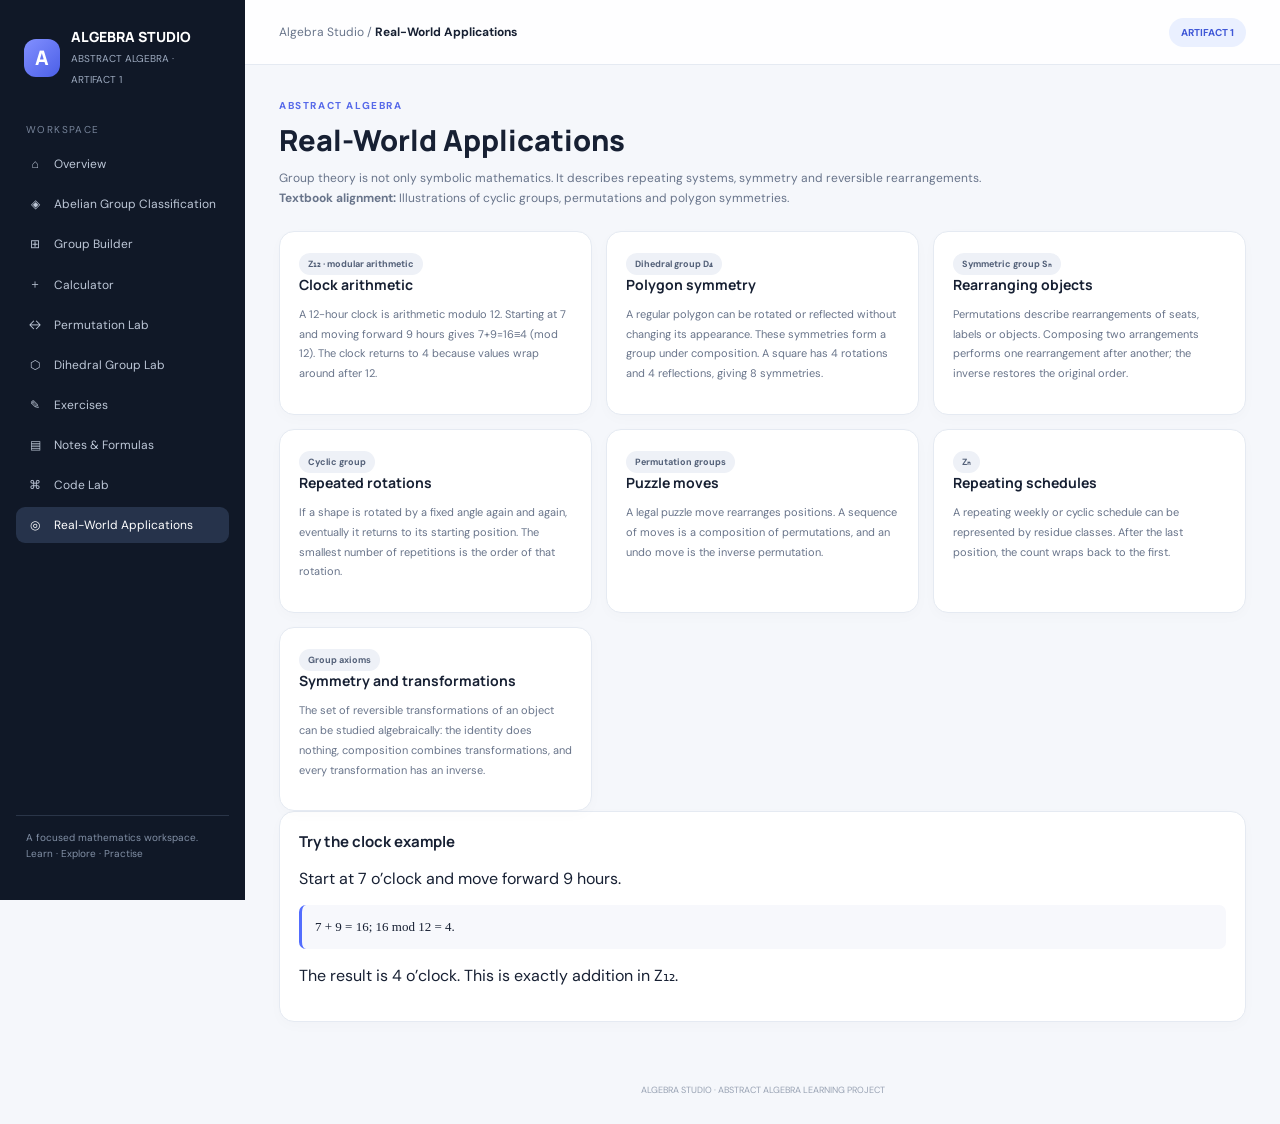
<file: applications.html>
<!doctype html>
<html lang="en"><head><meta charset="utf-8"><meta name="viewport" content="width=device-width,initial-scale=1"><meta name="theme-color" content="#101827"><title>Applications | Algebra Studio</title><link rel="stylesheet" href="styles.css"></head><body data-page="applications"><div id="app"></div><script src="app.js" defer></script></body></html>
</file>
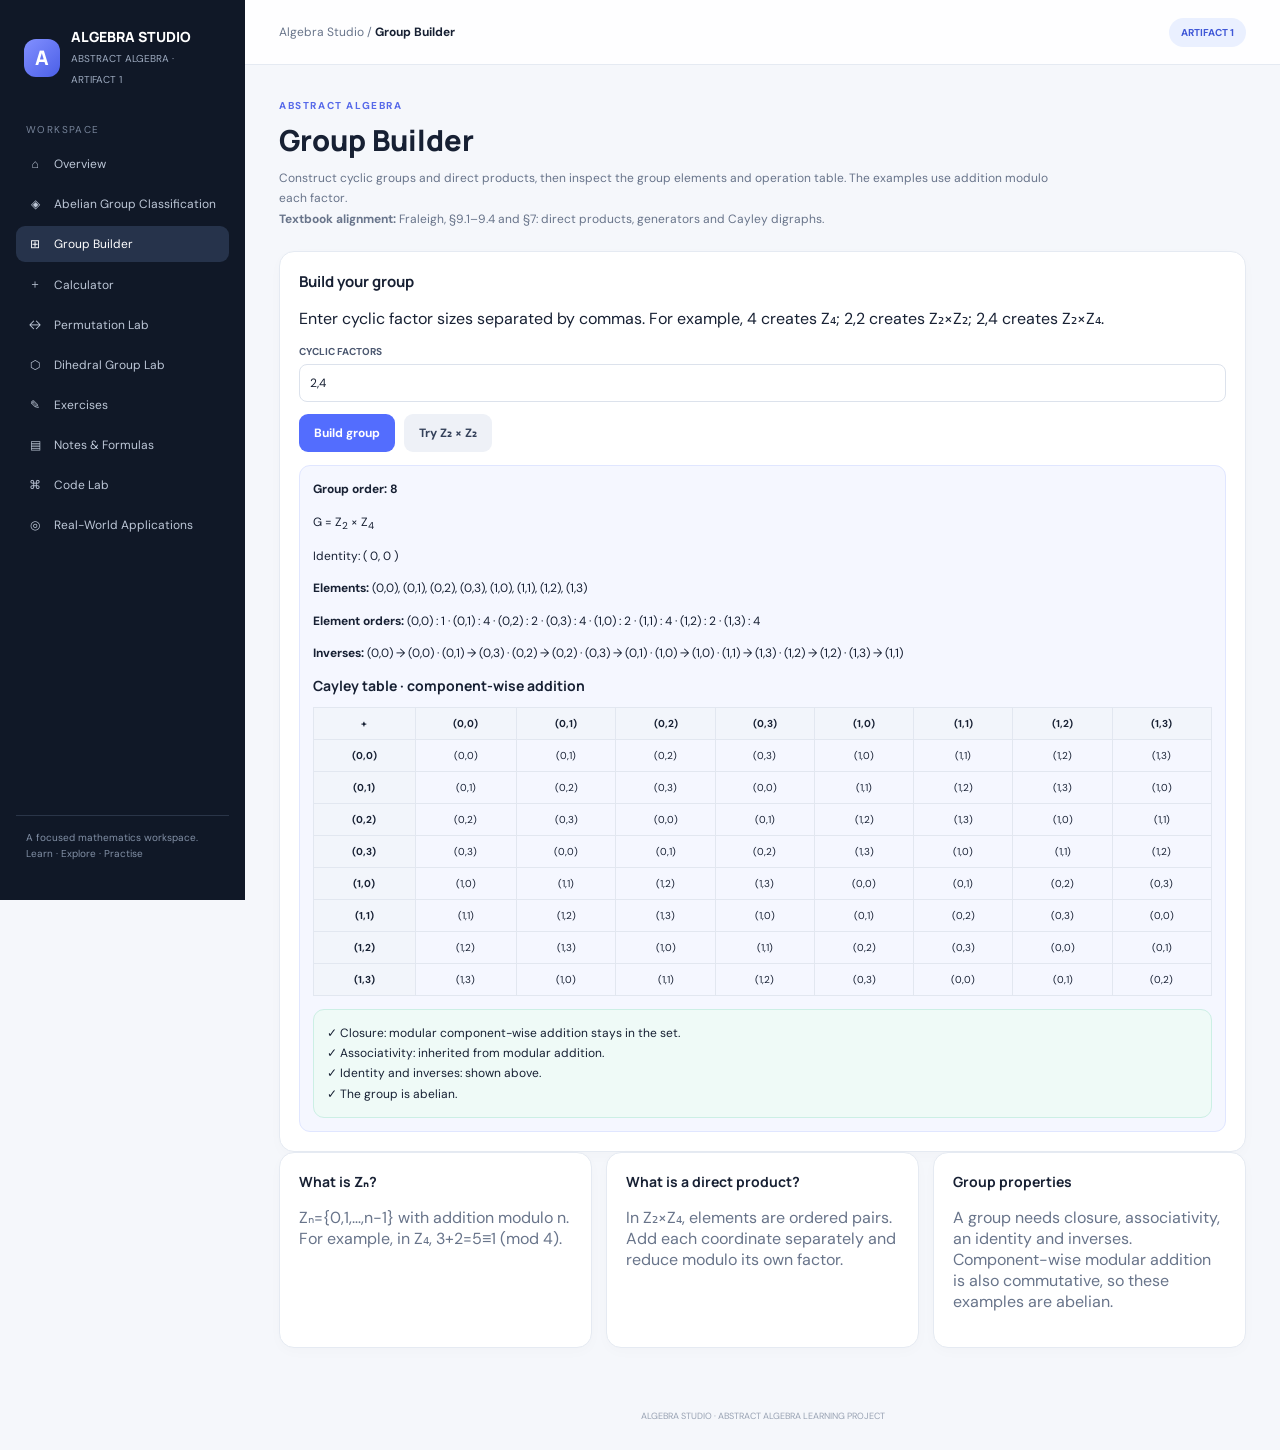
<file: builder.html>
<!doctype html>
<html lang="en"><head><meta charset="utf-8"><meta name="viewport" content="width=device-width,initial-scale=1"><meta name="theme-color" content="#101827"><title>Builder | Algebra Studio</title><link rel="stylesheet" href="styles.css"></head><body data-page="builder"><div id="app"></div><script src="app.js" defer></script></body></html>
</file>
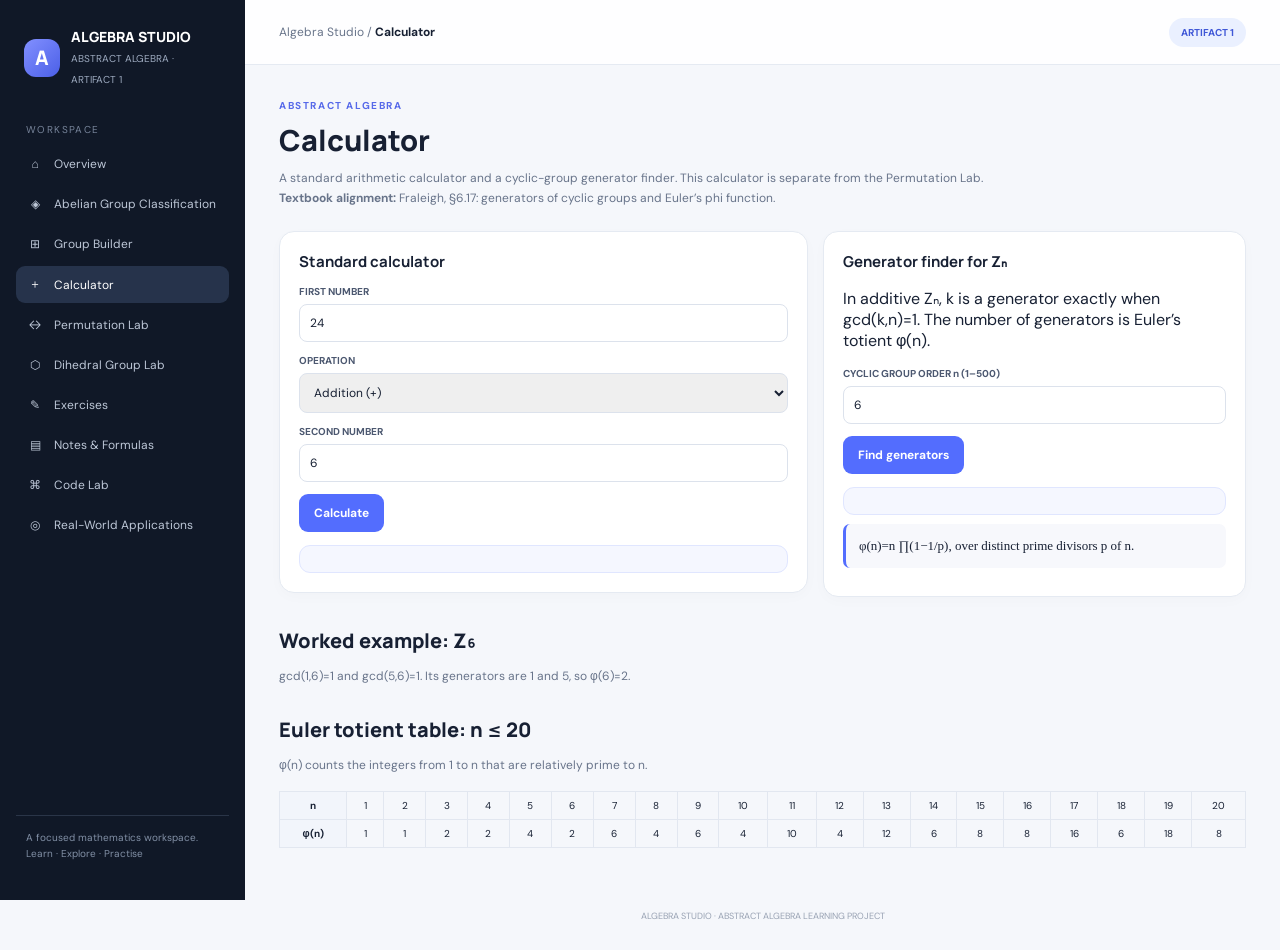
<file: calculator.html>
<!doctype html>
<html lang="en"><head><meta charset="utf-8"><meta name="viewport" content="width=device-width,initial-scale=1"><meta name="theme-color" content="#101827"><title>Calculator | Algebra Studio</title><link rel="stylesheet" href="styles.css"></head><body data-page="calculator"><div id="app"></div><script src="app.js" defer></script></body></html>
</file>
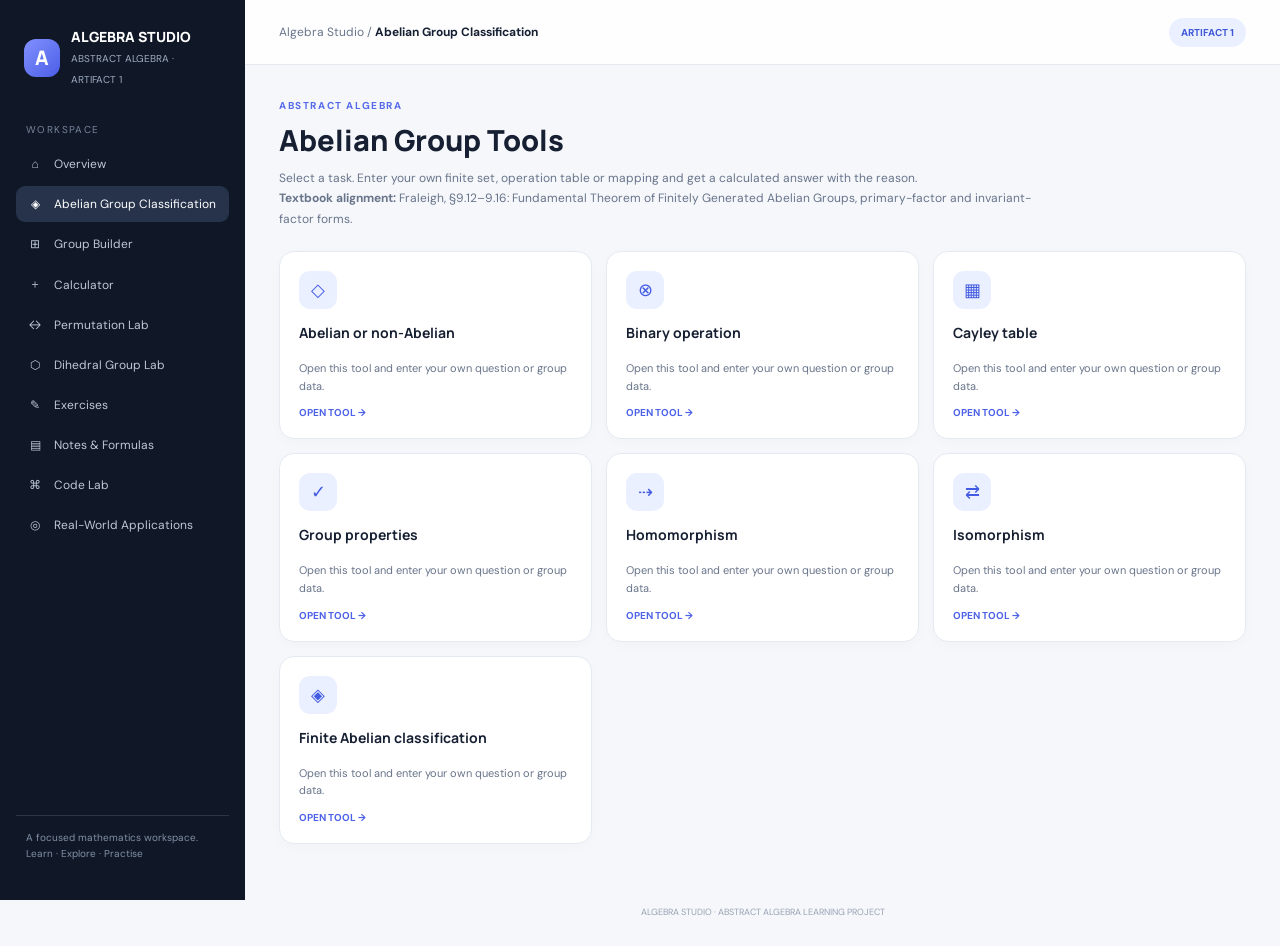
<file: classification.html>
<!doctype html>
<html lang="en"><head><meta charset="utf-8"><meta name="viewport" content="width=device-width,initial-scale=1"><meta name="theme-color" content="#101827"><title>Classification | Algebra Studio</title><link rel="stylesheet" href="styles.css?v=toolfix1"></head><body data-page="classification"><div id="app"></div><script src="app.js?v=toolfix1" defer></script></body></html>
</file>
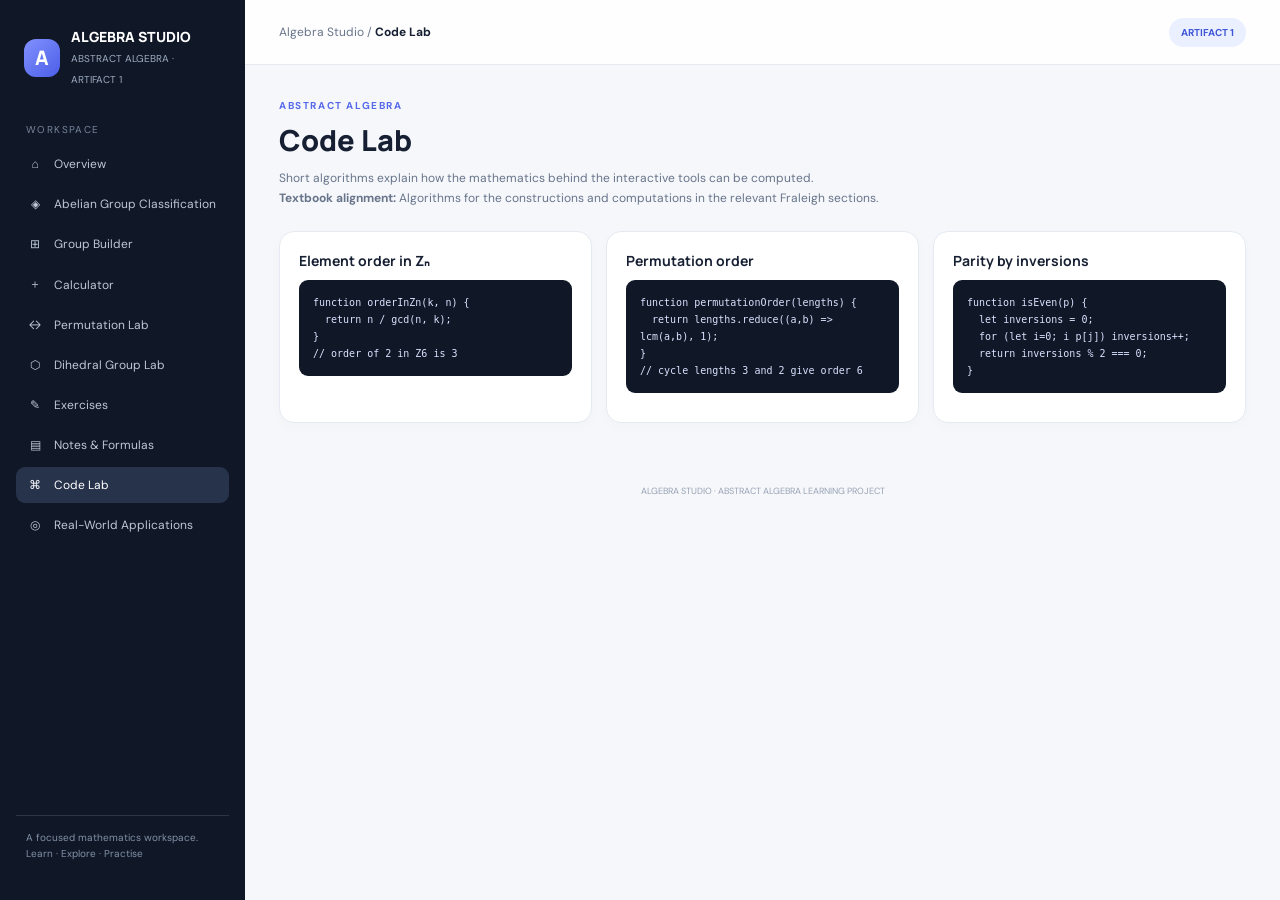
<file: code.html>
<!doctype html>
<html lang="en"><head><meta charset="utf-8"><meta name="viewport" content="width=device-width,initial-scale=1"><meta name="theme-color" content="#101827"><title>Code | Algebra Studio</title><link rel="stylesheet" href="styles.css"></head><body data-page="code"><div id="app"></div><script src="app.js" defer></script></body></html>
</file>
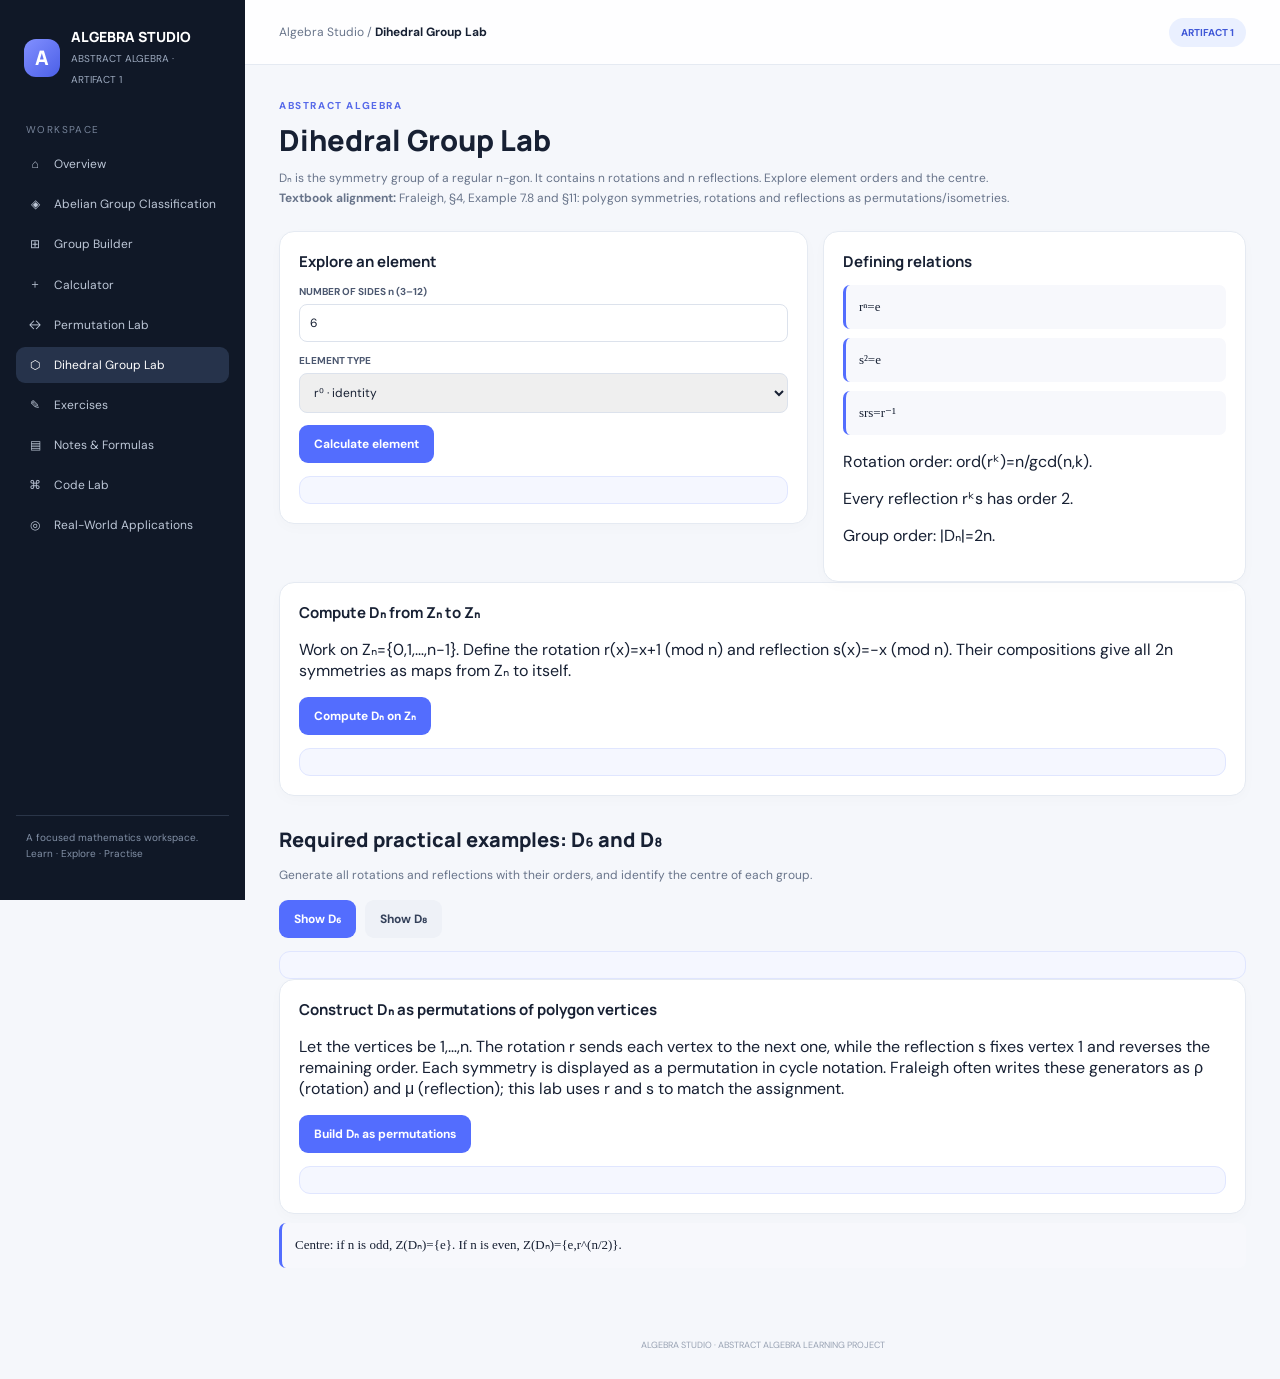
<file: d4-lab.html>
<!doctype html><html lang="en"><head><meta charset="utf-8"><meta name="viewport" content="width=device-width,initial-scale=1"><meta http-equiv="refresh" content="0;url=dihedral.html"><title>Moving to Algebra Studio</title><link rel="canonical" href="dihedral.html"></head><body><p>This section has moved to <a href="dihedral.html">Algebra Studio</a>.</p><script>location.replace("dihedral.html");</script></body></html>
</file>
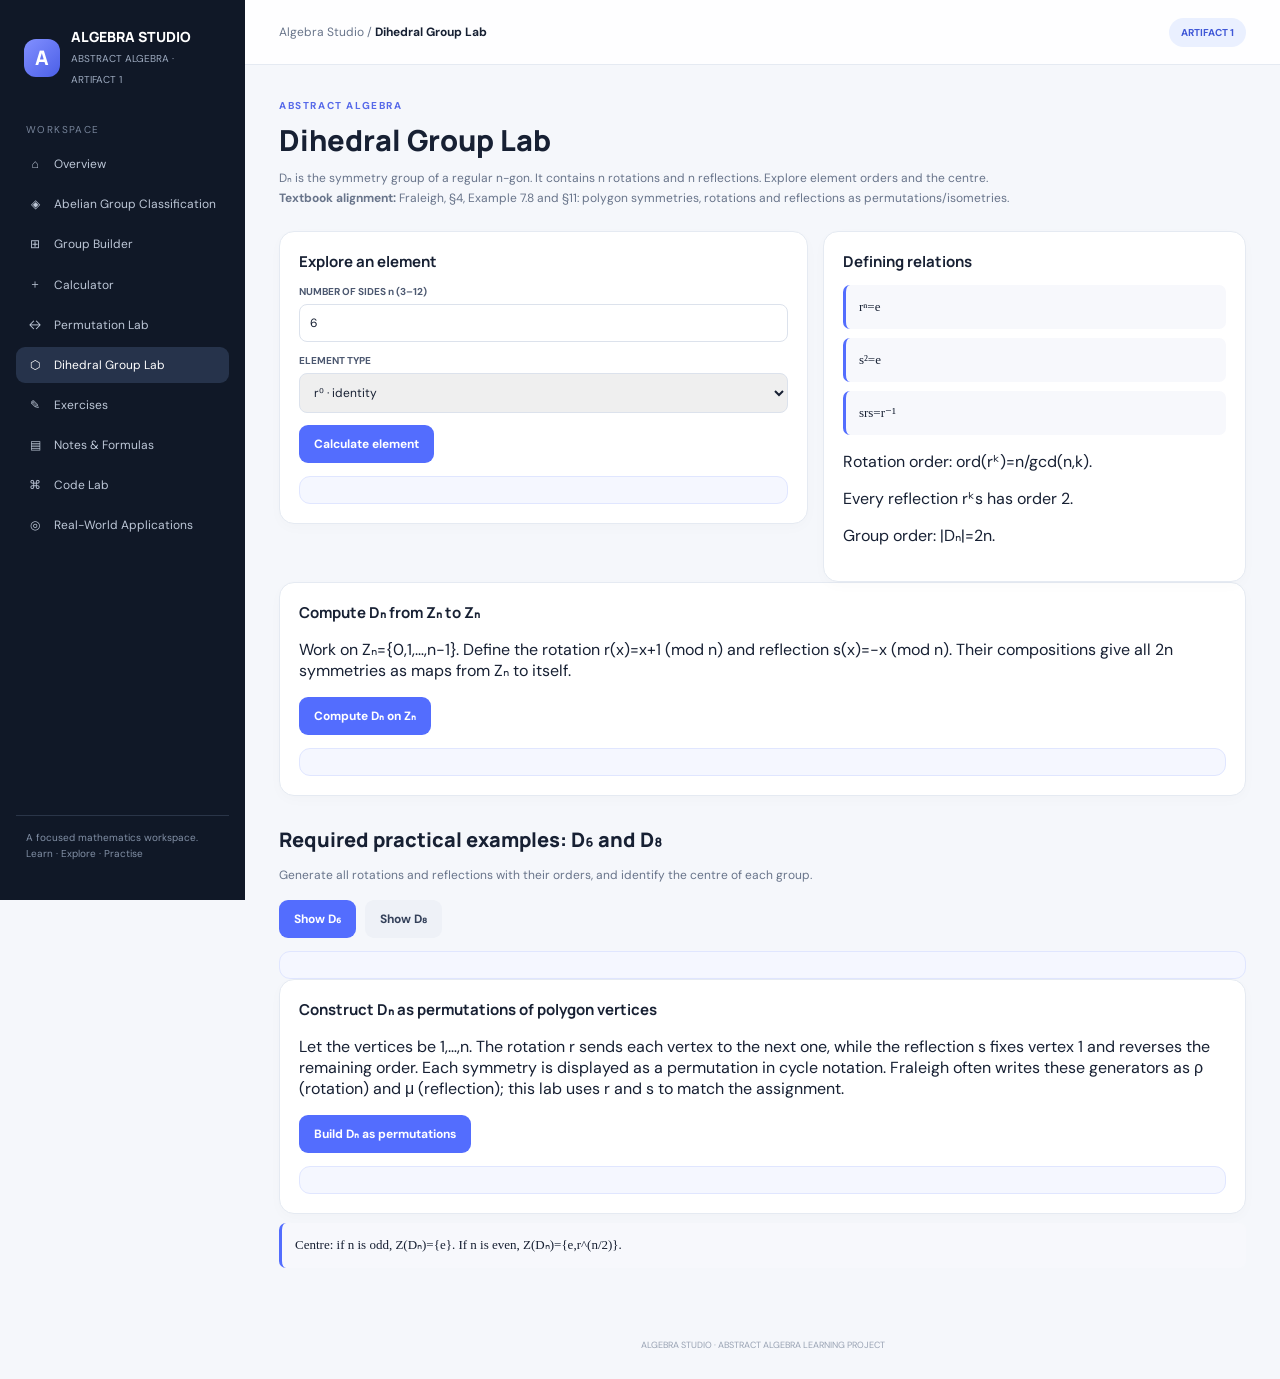
<file: dihedral.html>
<!doctype html>
<html lang="en"><head><meta charset="utf-8"><meta name="viewport" content="width=device-width,initial-scale=1"><meta name="theme-color" content="#101827"><title>Dihedral | Algebra Studio</title><link rel="stylesheet" href="styles.css"></head><body data-page="dihedral"><div id="app"></div><script src="app.js" defer></script></body></html>
</file>
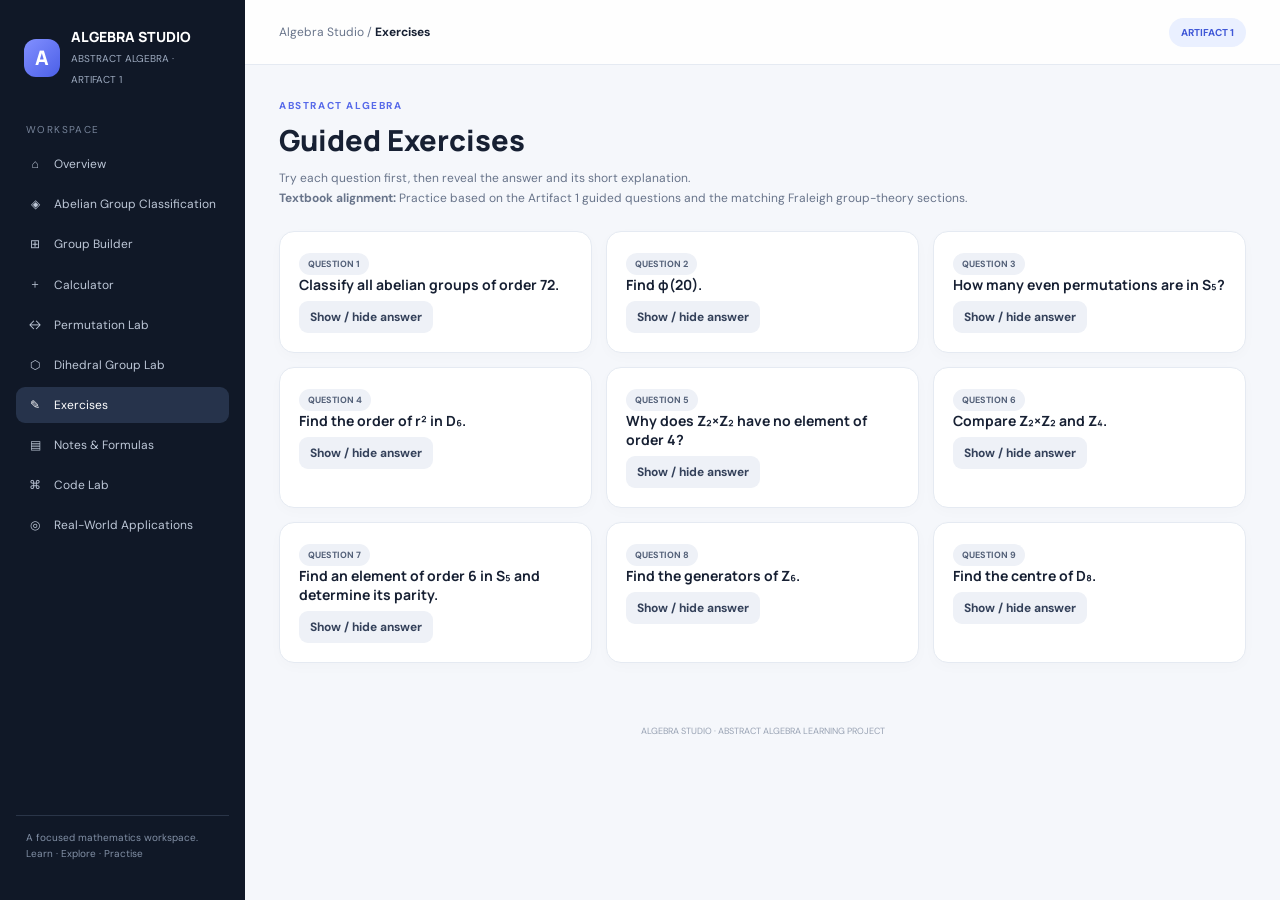
<file: exercises.html>
<!doctype html>
<html lang="en"><head><meta charset="utf-8"><meta name="viewport" content="width=device-width,initial-scale=1"><meta name="theme-color" content="#101827"><title>Exercises | Algebra Studio</title><link rel="stylesheet" href="styles.css"></head><body data-page="exercises"><div id="app"></div><script src="app.js" defer></script></body></html>
</file>
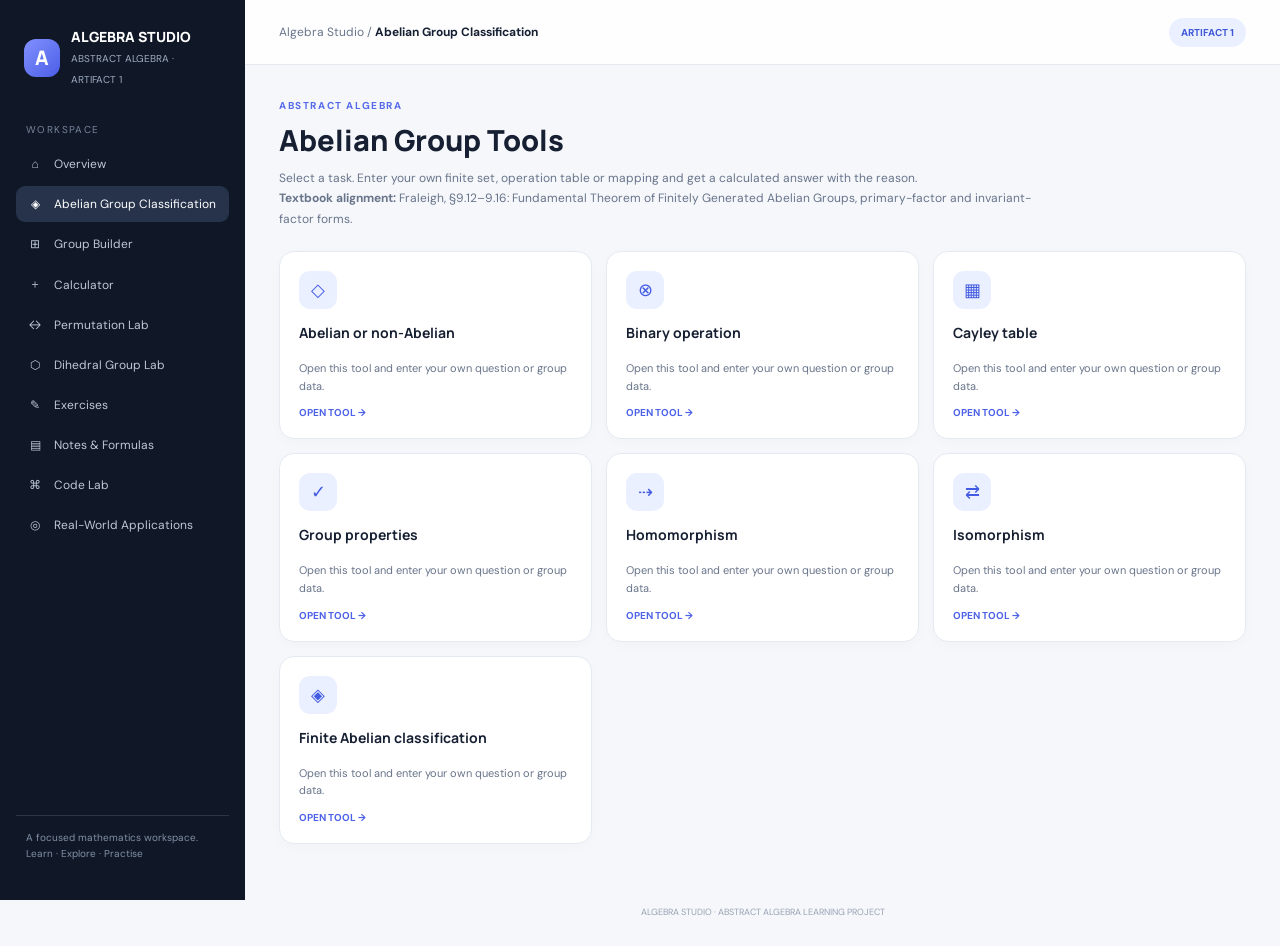
<file: finite-abelian.html>
<!doctype html><html lang="en"><head><meta charset="utf-8"><meta name="viewport" content="width=device-width,initial-scale=1"><meta http-equiv="refresh" content="0;url=classification.html"><title>Moving to Algebra Studio</title><link rel="canonical" href="classification.html"></head><body><p>This section has moved to <a href="classification.html">Algebra Studio</a>.</p><script>location.replace("classification.html");</script></body></html>
</file>
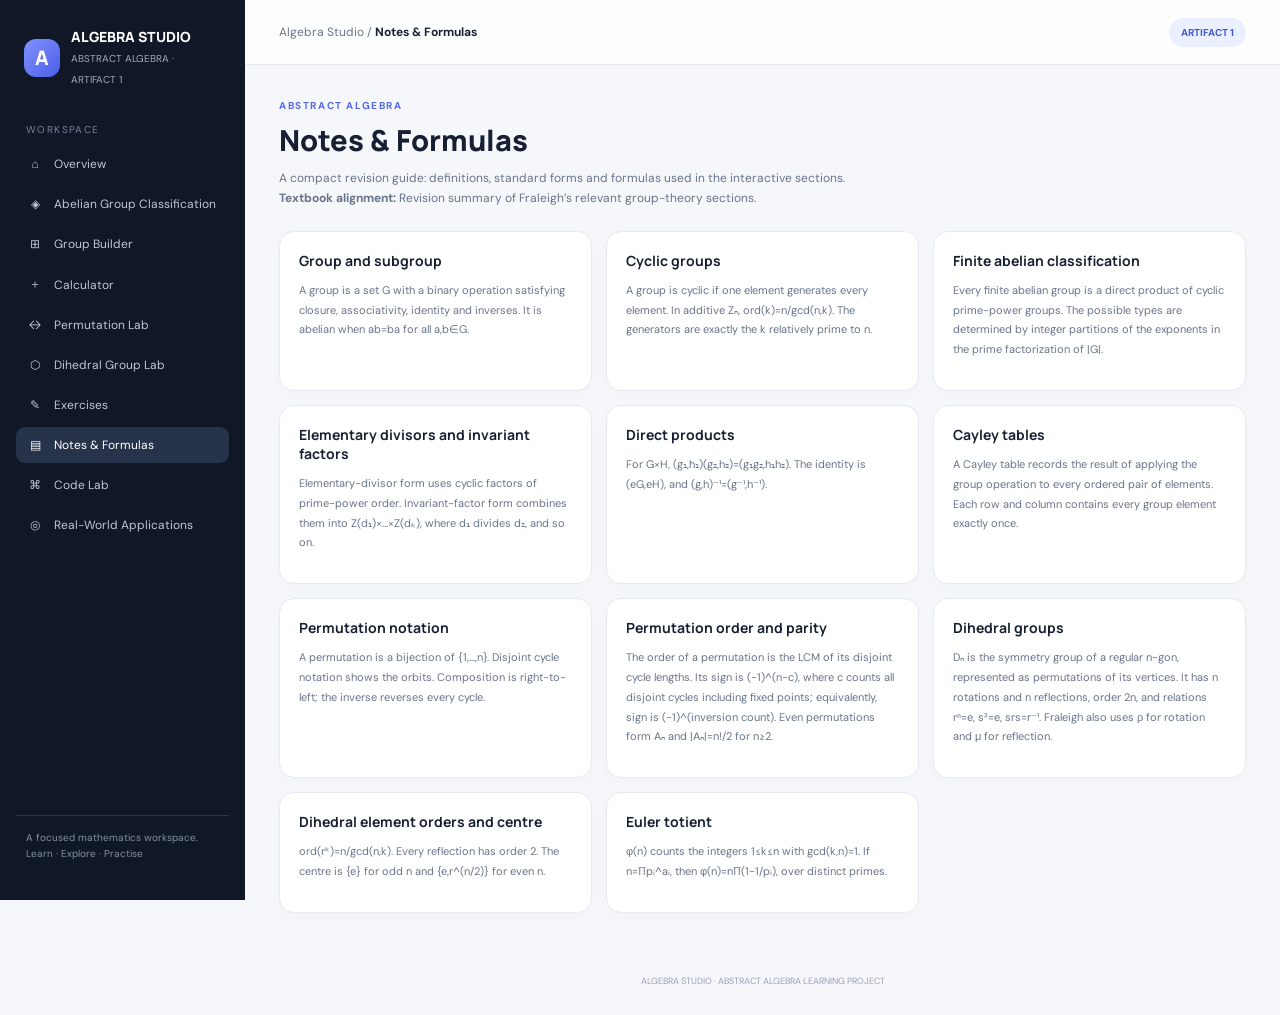
<file: notes.html>
<!doctype html>
<html lang="en"><head><meta charset="utf-8"><meta name="viewport" content="width=device-width,initial-scale=1"><meta name="theme-color" content="#101827"><title>Notes | Algebra Studio</title><link rel="stylesheet" href="styles.css"></head><body data-page="notes"><div id="app"></div><script src="app.js" defer></script></body></html>
</file>
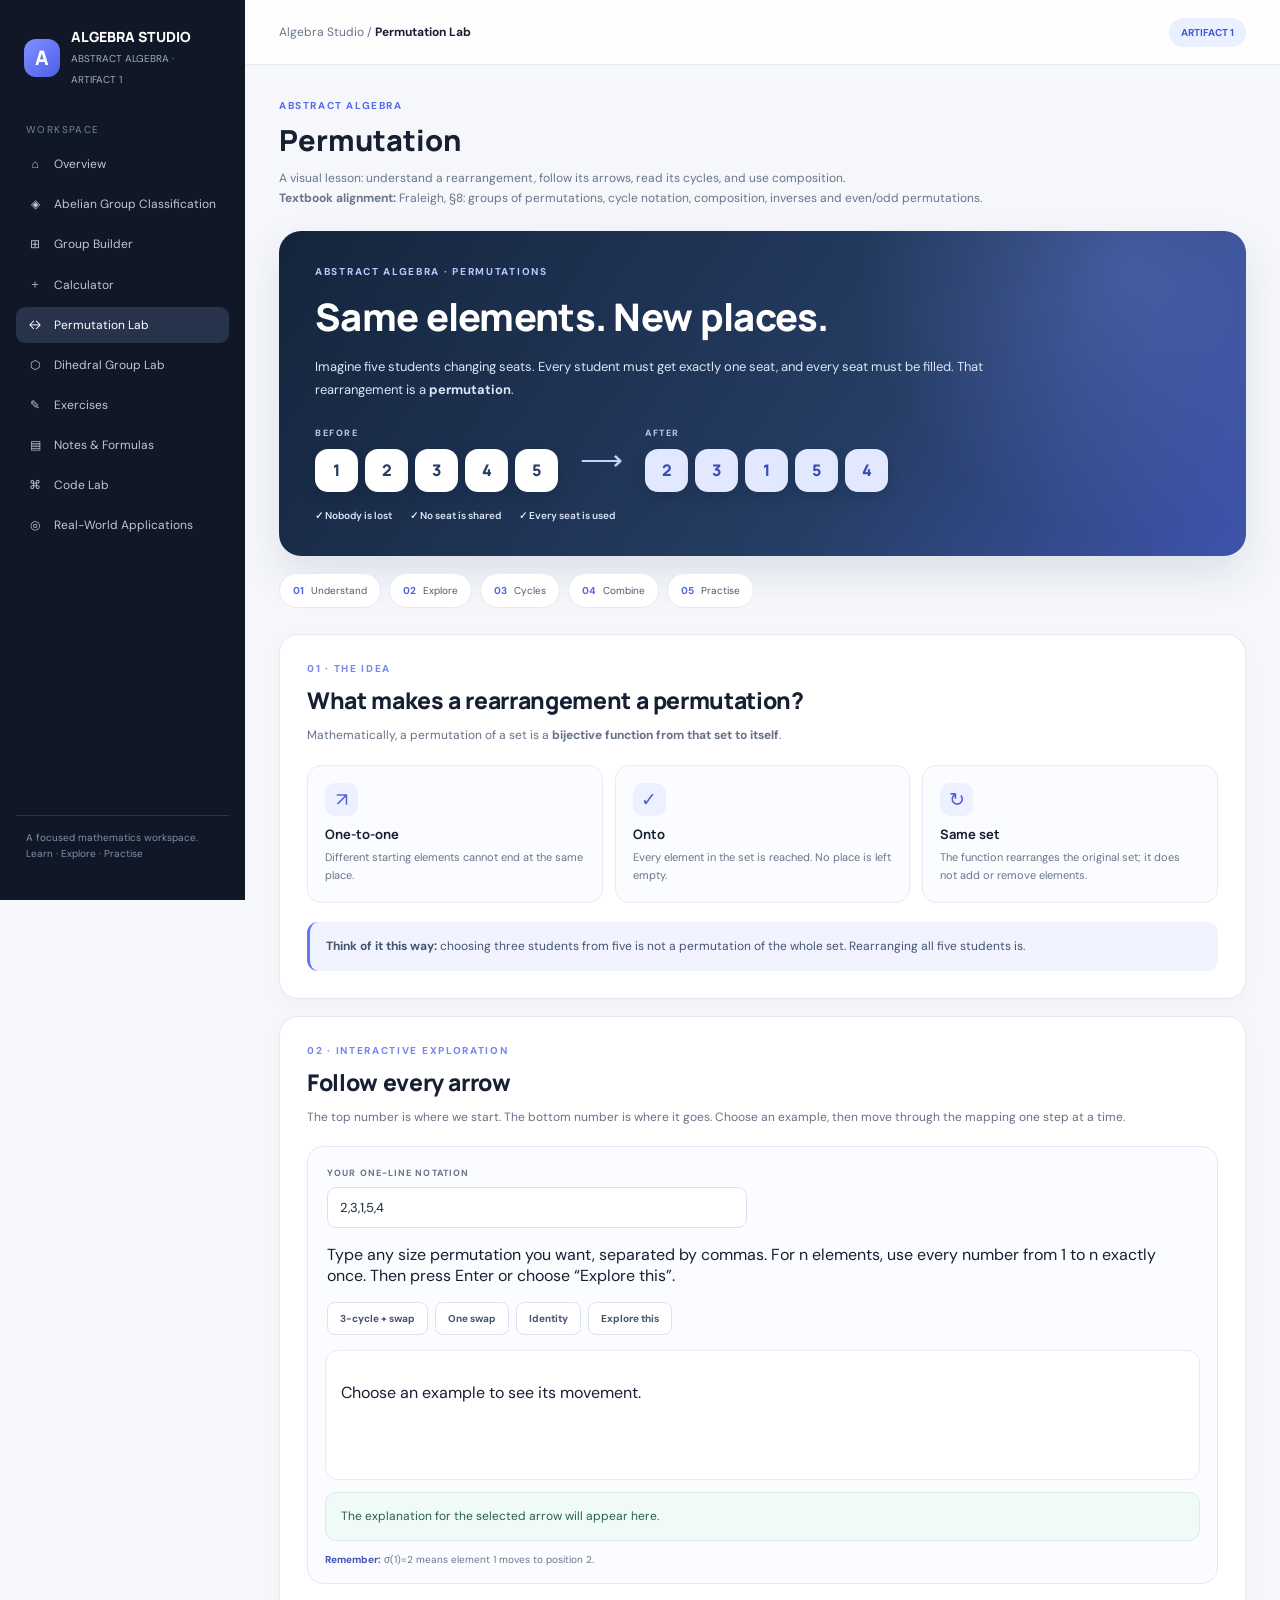
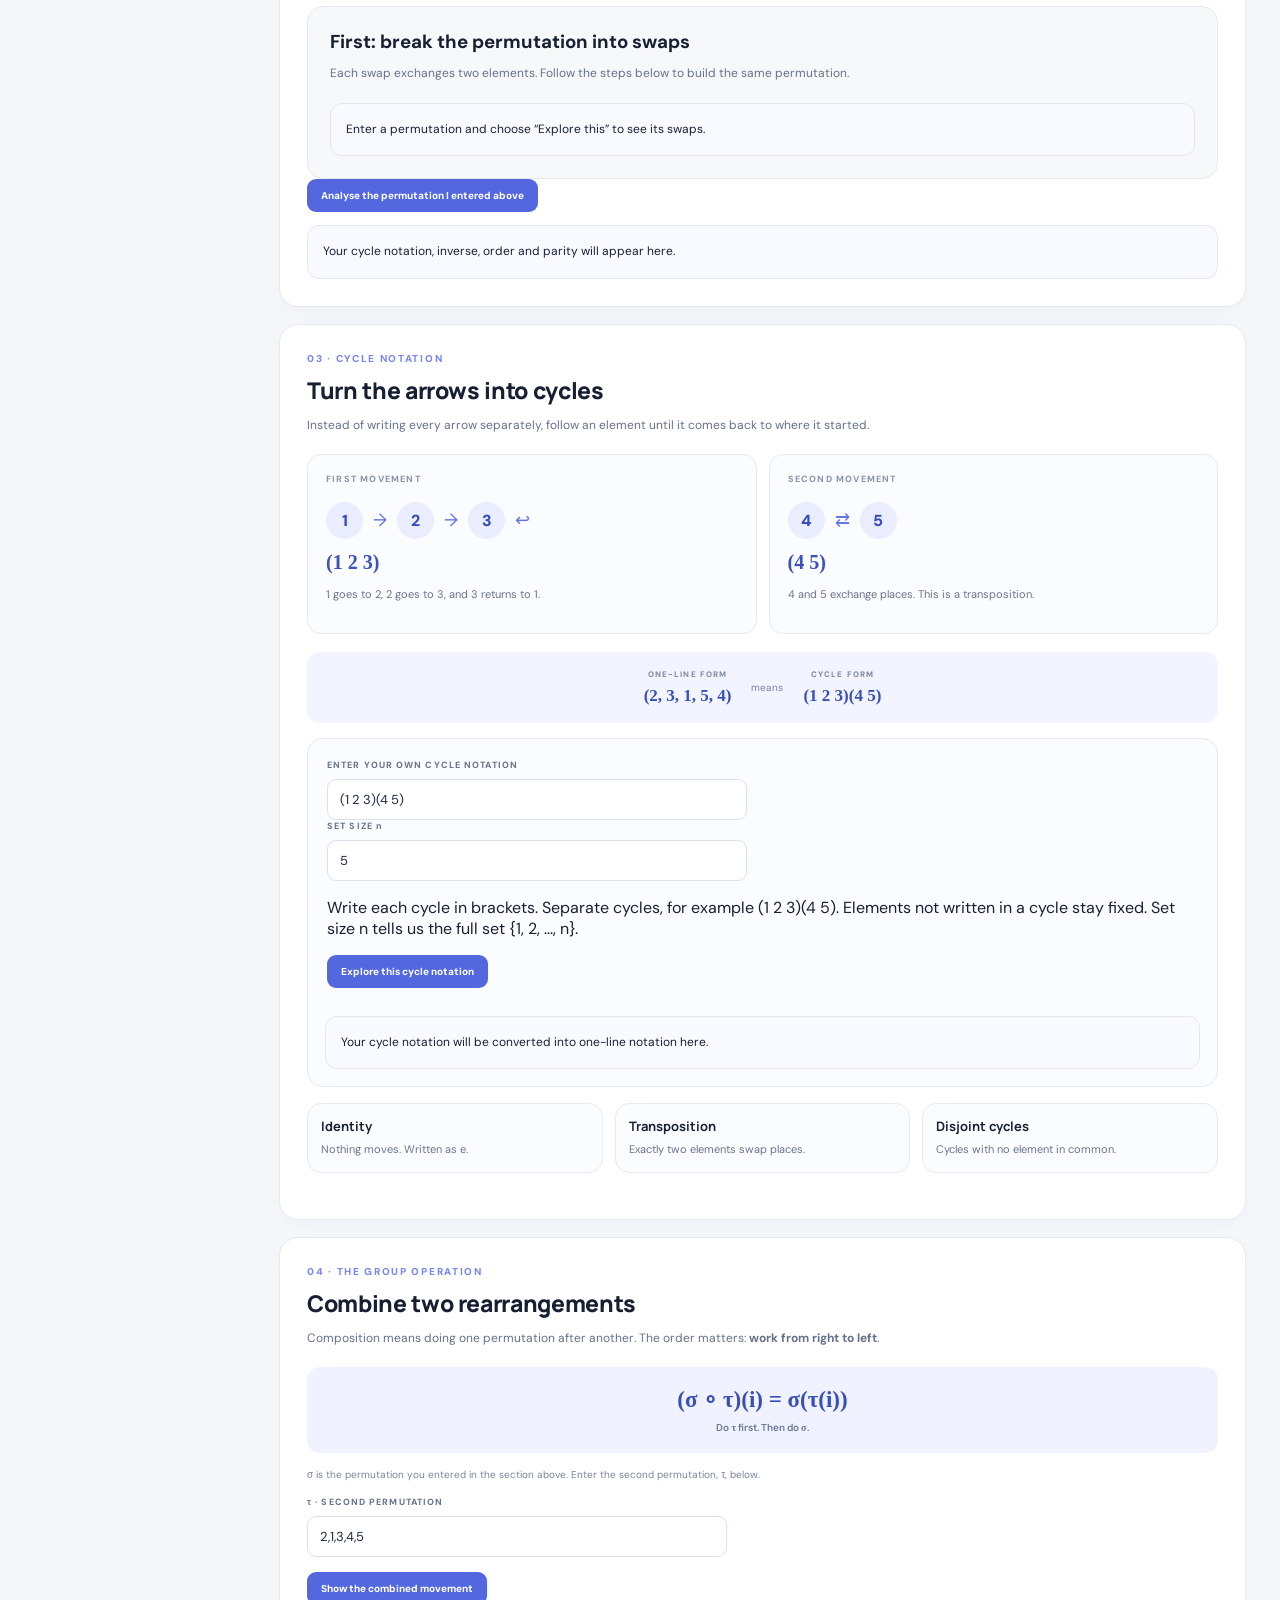
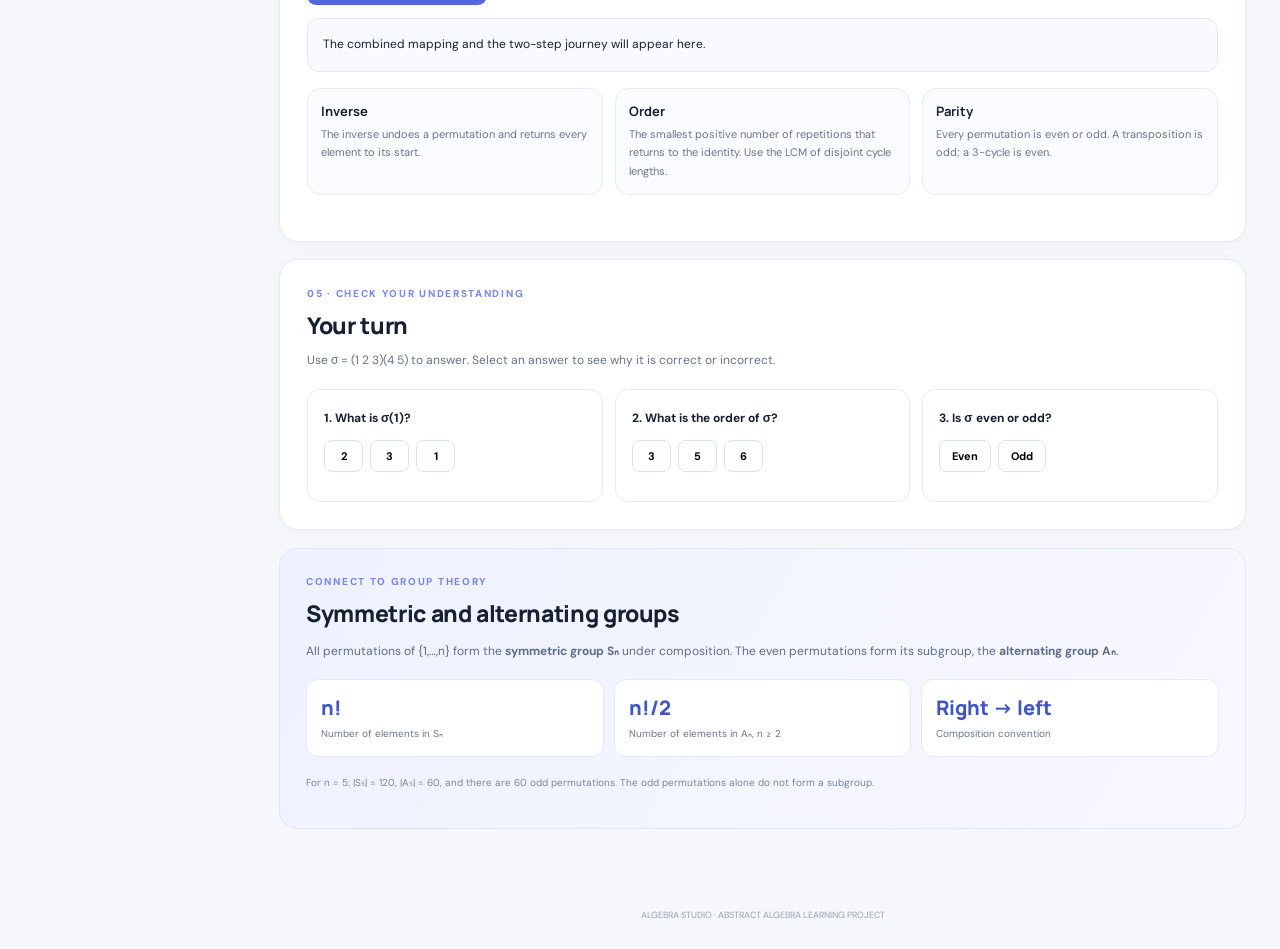
<file: permutation.html>
<!doctype html>
<html lang="en"><head><meta charset="utf-8"><meta name="viewport" content="width=device-width,initial-scale=1"><meta name="theme-color" content="#101827"><title>Permutation | Algebra Studio</title><link rel="stylesheet" href="styles.css"></head><body data-page="permutation"><div id="app"></div><script src="app.js" defer></script></body></html>
</file>
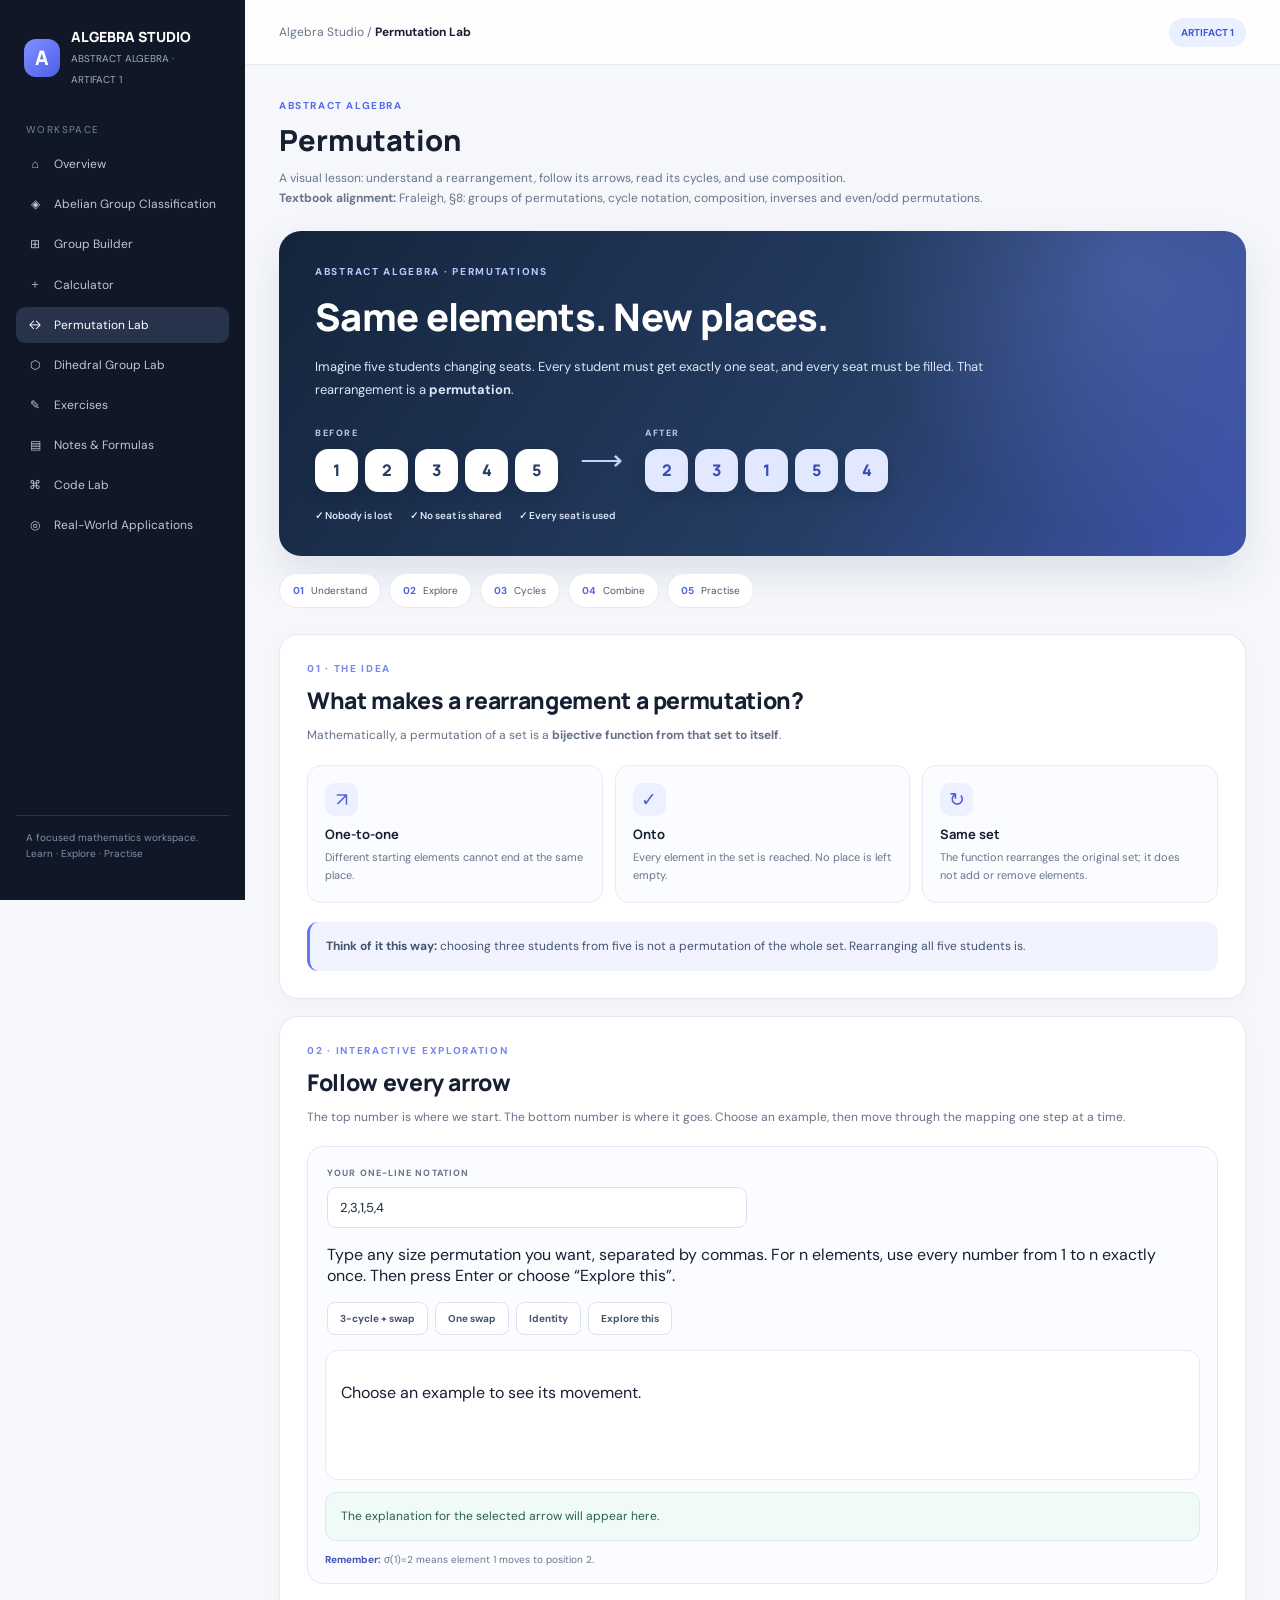
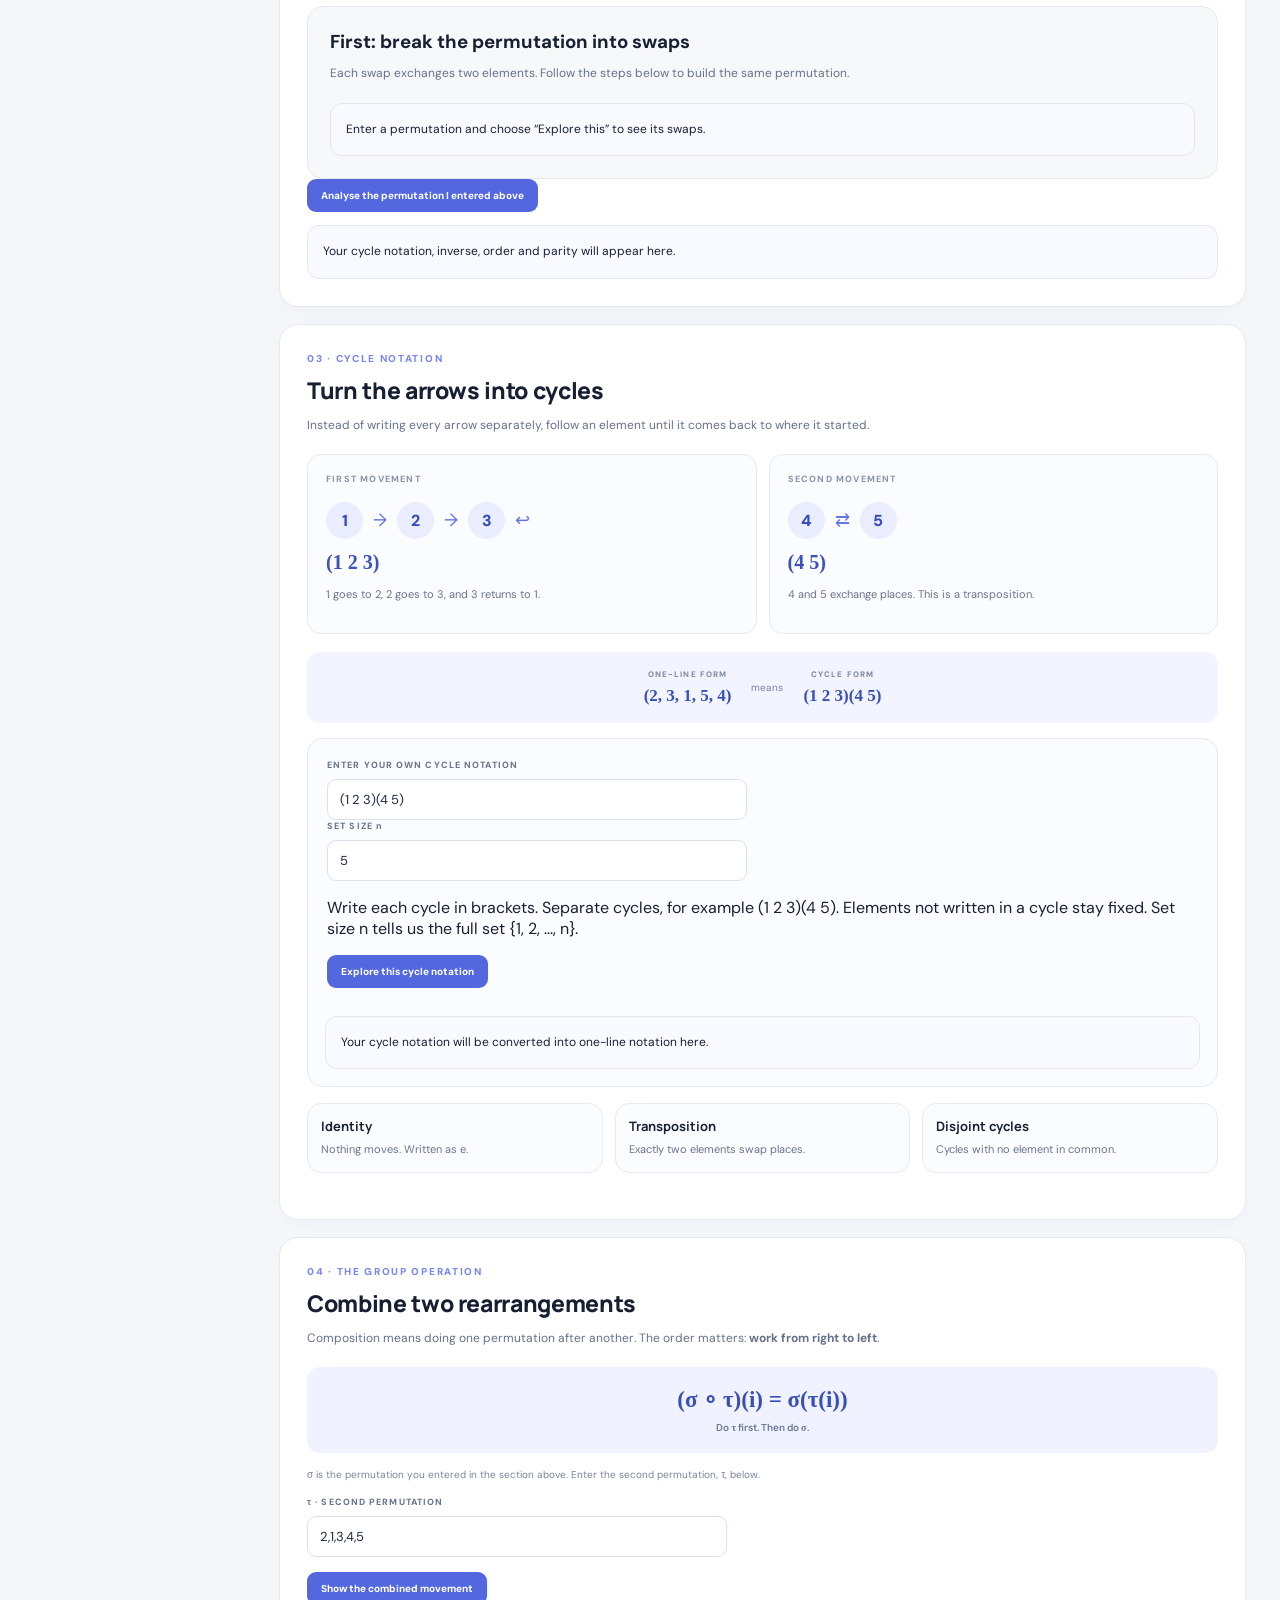
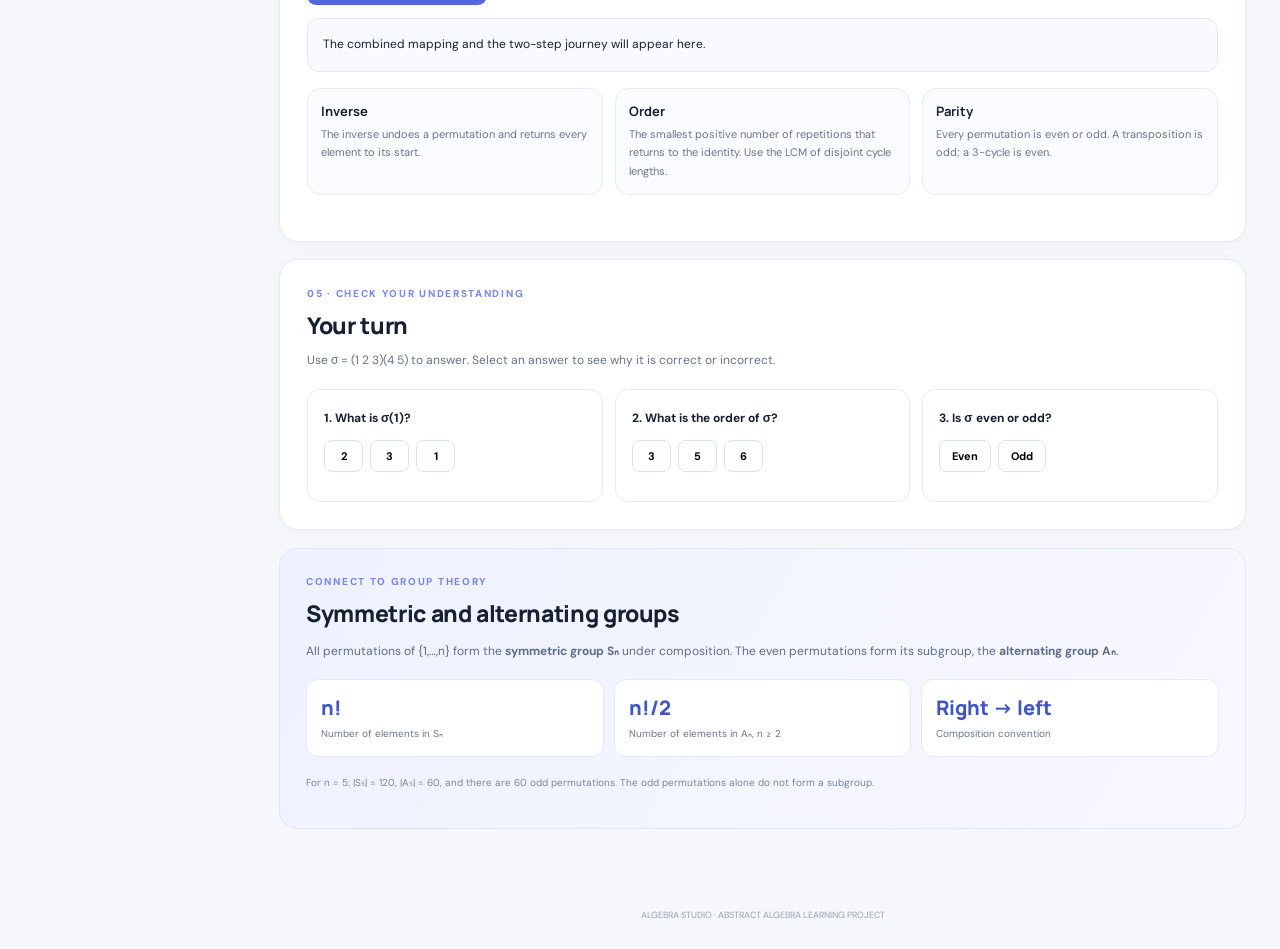
<file: sn-lab.html>
<!doctype html><html lang="en"><head><meta charset="utf-8"><meta name="viewport" content="width=device-width,initial-scale=1"><meta http-equiv="refresh" content="0;url=permutation.html"><title>Moving to Algebra Studio</title><link rel="canonical" href="permutation.html"></head><body><p>This section has moved to <a href="permutation.html">Algebra Studio</a>.</p><script>location.replace("permutation.html");</script></body></html>
</file>
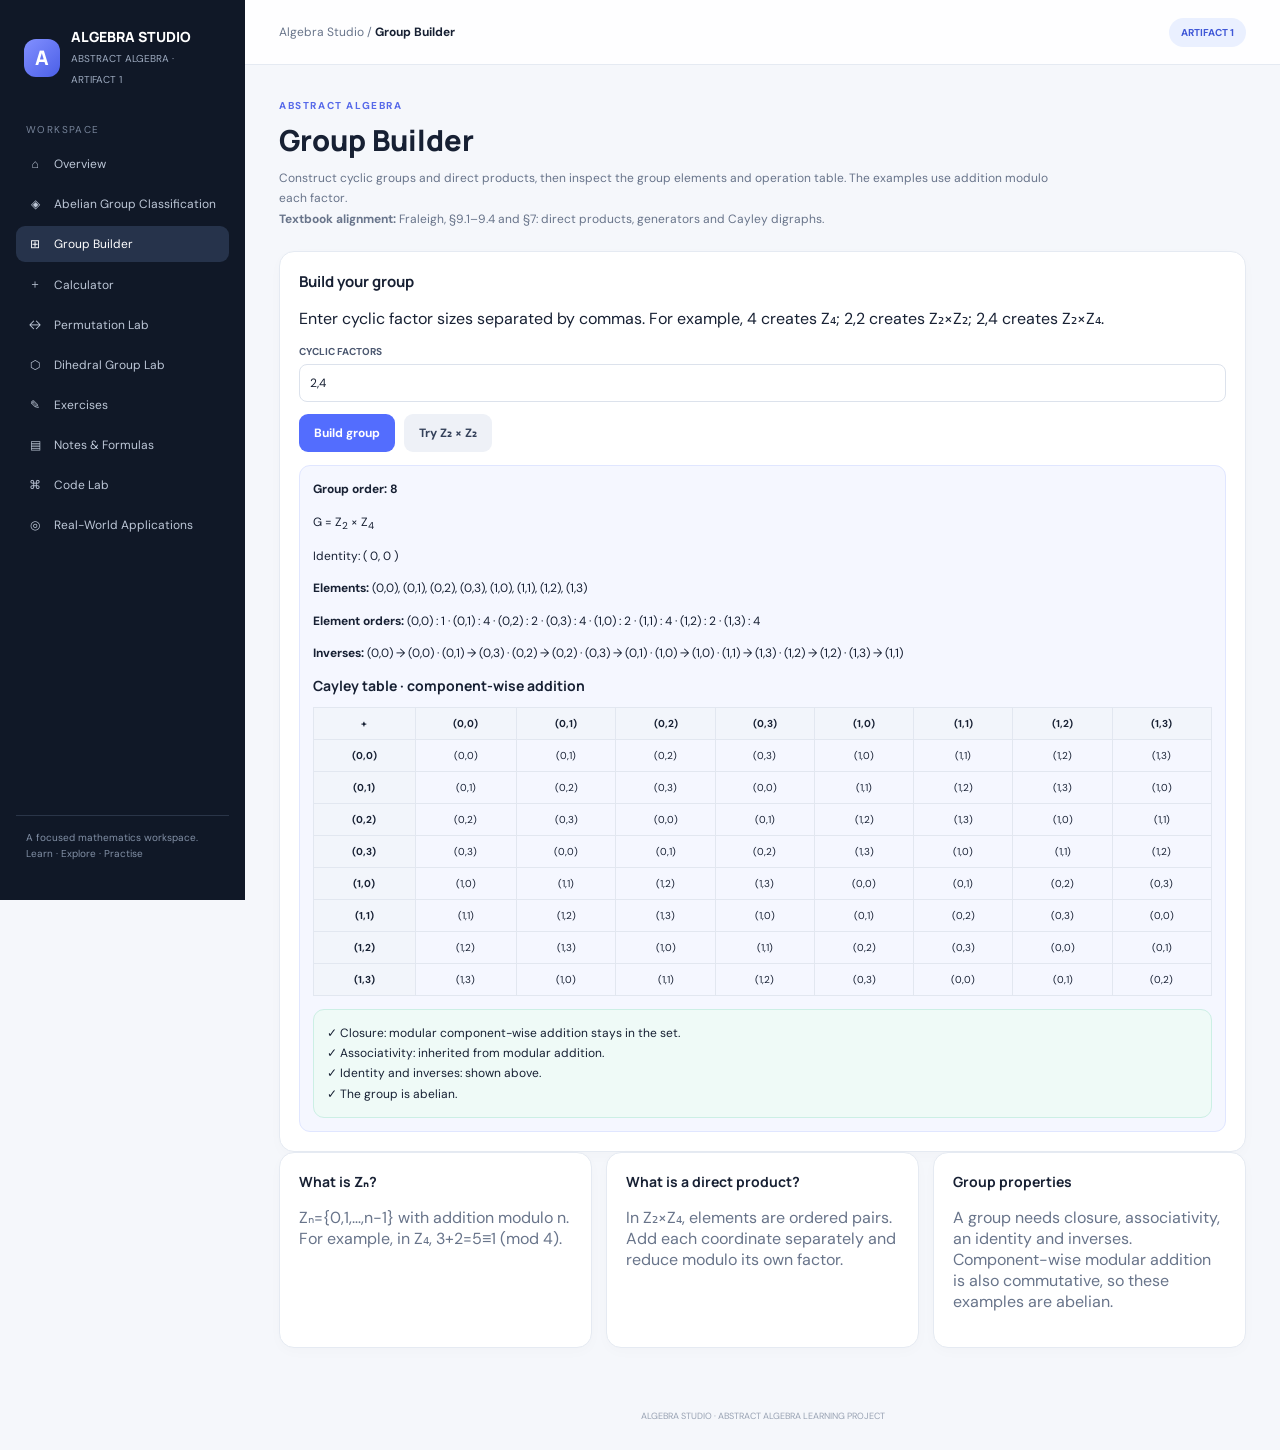
<file: z4-lab.html>
<!doctype html><html lang="en"><head><meta charset="utf-8"><meta name="viewport" content="width=device-width,initial-scale=1"><meta http-equiv="refresh" content="0;url=builder.html"><title>Moving to Algebra Studio</title><link rel="canonical" href="builder.html"></head><body><p>This section has moved to <a href="builder.html">Algebra Studio</a>.</p><script>location.replace("builder.html");</script></body></html>
</file>
<file: styles.css>
@import url('https://fonts.googleapis.com/css2?family=DM+Sans:wght@400;500;600;700&family=Manrope:wght@400;500;600;700;800&display=swap');
:root{--bg:#f5f7fb;--paper:#fff;--ink:#172033;--muted:#68748a;--line:#e5eaf2;--nav:#101827;--blue:#536dfe;--blue2:#eaf0ff;--shadow:0 12px 32px rgba(20,32,55,.07)}*{box-sizing:border-box}body{margin:0;background:var(--bg);color:var(--ink);font-family:'DM Sans',sans-serif}a{color:inherit;text-decoration:none}button,input,select{font:inherit}.sidebar{position:fixed;inset:0 auto 0 0;width:245px;background:var(--nav);color:white;padding:24px 16px;display:flex;flex-direction:column;z-index:5}.brand{display:flex;gap:11px;align-items:center;padding:3px 8px 25px}.brand-mark{width:38px;height:38px;border-radius:12px;background:linear-gradient(135deg,#8290ff,#4b5fe7);display:grid;place-items:center;font:800 20px Manrope}.brand strong{display:block;font:800 14px Manrope}.brand small{font-size:10px;color:#9eabc0}.nav-label{color:#77849a;font-size:10px;letter-spacing:1.4px;padding:10px}.nav{display:grid;gap:4px}.nav a{padding:10px;border-radius:9px;color:#bdc7d7;font-size:12px;display:flex;gap:10px;align-items:center}.nav a:hover,.nav a.active{background:#26334b;color:white}.ico{width:18px;text-align:center}.side-foot{margin-top:auto;padding:14px 10px;color:#8290a6;font-size:10px;line-height:1.6;border-top:1px solid #2a3548}.main{margin-left:245px;min-height:100vh}.topbar{height:65px;background:#ffffffdf;border-bottom:1px solid var(--line);display:flex;align-items:center;justify-content:space-between;padding:0 34px;position:sticky;top:0;z-index:4}.crumb{font-size:12px;color:var(--muted)}.crumb b{color:var(--ink)}.top-pill{font-size:10px;color:#4058d7;background:var(--blue2);padding:8px 12px;border-radius:20px;font-weight:700}.content{max-width:1180px;margin:auto;padding:34px}.hero{background:linear-gradient(115deg,#18233a,#263c66 65%,#4a5fd3);border-radius:21px;color:white;padding:40px;position:relative;overflow:hidden;box-shadow:var(--shadow)}.hero:after{content:'∑';position:absolute;right:40px;top:-48px;font:800 230px Georgia;color:#ffffff12}.eyebrow{font-size:10px;letter-spacing:1.6px;text-transform:uppercase;color:#aebcff;font-weight:700}.hero h1{font:800 clamp(28px,4vw,43px) Manrope;margin:12px 0;line-height:1.15}.hero p{color:#d1d9eb;max-width:620px;line-height:1.7;font-size:13px}.btn{border:0;border-radius:9px;padding:11px 15px;background:var(--blue);color:white;font-weight:700;font-size:12px;cursor:pointer}.btn:hover{filter:brightness(.95)}.btn.light{background:white;color:#26365a}.btn.ghost{background:#eef1f7;color:#34415a}.btn.small{padding:8px 11px}.section-head{margin:30px 0 15px}.section-head h2{font:800 20px Manrope;margin:0}.section-head p,.page-head p{font-size:12px;color:var(--muted);line-height:1.7}.grid{display:grid;grid-template-columns:repeat(3,minmax(0,1fr));gap:14px}.card{background:white;border:1px solid var(--line);border-radius:15px;padding:19px;box-shadow:0 4px 14px #1d2b4405}.section-card{min-height:165px;display:flex;flex-direction:column;transition:.2s}.section-card:hover{transform:translateY(-3px);box-shadow:var(--shadow)}.section-icon{width:38px;height:38px;border-radius:11px;background:var(--blue2);display:grid;place-items:center;color:#435be2;font-size:18px;margin-bottom:14px}.section-card h3,.card h3{font:700 14px Manrope;margin:0 0 7px}.section-card p{font-size:11px;color:var(--muted);line-height:1.6}.open{margin-top:auto;color:#4d62e8;font-weight:700;font-size:10px}.stats{display:grid;grid-template-columns:repeat(3,1fr);gap:12px;margin-top:17px}.stat{background:white;border:1px solid var(--line);padding:15px 18px;border-radius:13px}.stat b{font:800 22px Manrope;display:block}.stat span{font-size:10px;color:var(--muted)}.page-head{margin-bottom:22px}.page-head .eyebrow{color:#5669e9}.page-head h1{font:800 29px Manrope;margin:8px 0}.page-head p{max-width:780px;margin:0}.two-col{display:grid;grid-template-columns:minmax(0,1fr) minmax(250px,.8fr);gap:15px;align-items:start}.card h2{font:700 15px Manrope;margin:0 0 13px}.field{display:grid;gap:6px;margin:12px 0}.field label{font-size:10px;font-weight:700;color:#4c5870}.field input,.field select,.field textarea{width:100%;border:1px solid #dce2ec;border-radius:8px;padding:10px;color:var(--ink);font-size:12px;outline:none}.field input:focus,.field select:focus{border-color:#7182ff;box-shadow:0 0 0 3px #7182ff20}.row{display:flex;gap:9px;align-items:center;flex-wrap:wrap}.result{margin-top:13px;background:#f5f7ff;border:1px solid #e0e6ff;border-radius:11px;padding:13px;font-size:12px;line-height:1.7;overflow-wrap:anywhere}.result.good{background:#effaf7;border-color:#ccefe5}.result.warn{background:#fff8ed;border-color:#f8e4c4}.muted{color:var(--muted)}.tag{display:inline-block;background:#eef1f7;color:#536078;border-radius:20px;padding:5px 9px;font-size:9px;font-weight:700}.math{font-family:Georgia,serif;font-size:17px;color:#2e3f78}.table-wrap{overflow:auto;margin-top:12px}table{border-collapse:collapse;font-size:10px;min-width:100%}th,td{border:1px solid #e2e7f0;padding:7px 9px;text-align:center;white-space:nowrap}th{background:#f2f5fb}.formula{background:#f7f8fc;border-left:3px solid var(--blue);padding:11px 13px;border-radius:7px;margin:9px 0;font-family:Georgia,serif;font-size:13px;line-height:1.7}.list{padding-left:18px;color:#536078;font-size:11px;line-height:1.9}.notice{padding:11px 13px;background:#fff8ed;border:1px solid #f7e4c5;border-radius:9px;font-size:11px;color:#725522;line-height:1.6}.footer{text-align:center;color:#98a2b3;font-size:9px;padding:28px}@media(max-width:900px){.sidebar{width:210px}.main{margin-left:210px}.content{padding:24px}.grid{grid-template-columns:repeat(2,minmax(0,1fr))}.two-col{grid-template-columns:1fr}}@media(max-width:650px){.sidebar{position:static;width:auto;height:auto;padding:12px}.brand{padding:0 4px 10px}.nav-label,.side-foot{display:none}.nav{display:flex;overflow-x:auto}.nav a{white-space:nowrap;padding:8px;font-size:10px}.ico{display:none}.main{margin:0}.topbar{height:49px;padding:0 15px}.content{padding:18px 14px}.hero{padding:26px 20px}.hero:after{right:-20px;font-size:145px}.grid{grid-template-columns:1fr}.page-head h1{font-size:25px}.stats{gap:7px}.stat{padding:11px}.stat b{font-size:18px}.stat span{font-size:9px}}
.tool-tile{width:100%;text-align:left;cursor:pointer;color:var(--ink);font:inherit;border:1px solid var(--line);background:var(--paper);appearance:none;-webkit-appearance:none;position:relative;z-index:1}.tool-tile:hover{border-color:#9aa8ff;transform:translateY(-3px);box-shadow:var(--shadow)}.tool-tile:focus-visible{outline:3px solid #7182ff;outline-offset:3px}.tool-tile h3,.tool-tile p,.tool-tile .open{pointer-events:none}

/* Permutation mapping visualization */
.perm-map-grid{display:grid;grid-template-columns:repeat(auto-fit,minmax(145px,1fr));gap:10px;margin:14px 0}.perm-map{display:grid;grid-template-columns:1fr auto 1fr;gap:7px;align-items:center;text-align:center;padding:12px 8px;background:var(--paper);border:1px solid var(--line);border-radius:12px}.perm-map.chosen{border:2px solid var(--blue);background:var(--blue2)}.perm-node{display:grid;place-items:center;width:38px;height:38px;margin:auto;border-radius:50%;background:#eaf0ff;color:#293e9d;font-weight:800;font-size:15px}.perm-arrow{font-size:20px;color:var(--blue);font-weight:800}.perm-caption{grid-column:1/-1;font-size:10px;color:var(--muted)}@media(max-width:480px){.perm-map-grid{grid-template-columns:repeat(2,minmax(0,1fr))}}


/* Permutation lesson redesign */
.perm-hero{background:linear-gradient(120deg,#17243b,#344d79 70%,#5266d8);color:#fff;padding:30px;border-radius:20px;box-shadow:var(--shadow)}
.perm-kicker,.perm-step-label{font-size:10px;letter-spacing:1.5px;font-weight:800;color:#7888ff}
.perm-hero h2{font:800 25px Manrope;margin:10px 0}.perm-hero p{max-width:700px;color:#d8e1f3;font-size:13px;line-height:1.7}
.perm-seat-demo{display:flex;align-items:center;gap:22px;flex-wrap:wrap;margin:22px 0 12px}.perm-seat-demo>div{display:grid;gap:9px}.perm-seat-demo small,.perm-notation-example small{font-size:9px;letter-spacing:1.2px;color:#b8c5df;font-weight:800}.perm-seats{display:flex;gap:7px}.perm-seats span{width:39px;height:39px;border-radius:11px;background:#fff;color:#25365a;display:grid;place-items:center;font-weight:800}.perm-after span{background:#dfe5ff;color:#334cc4}.perm-big-arrow{font-size:26px;color:#c7d1ff}.perm-hero-note{font-size:11px;color:#d6e0f5}
.perm-roadmap{display:flex;gap:8px;flex-wrap:wrap;margin:17px 0 25px}.perm-roadmap a{font-size:10px;font-weight:700;color:#4c5ed0;background:#edf0ff;border-radius:30px;padding:9px 12px}
.perm-lesson{background:#fff;border:1px solid var(--line);border-radius:17px;padding:24px;margin:15px 0;scroll-margin-top:85px}.perm-lesson h2,.perm-summary h2{font:800 21px Manrope;margin:7px 0 10px}.perm-lesson>p,.perm-summary>p{font-size:12px;color:#59677e;line-height:1.8;max-width:850px}
.perm-definition-grid,.perm-mini-grid{display:grid;grid-template-columns:repeat(3,minmax(0,1fr));gap:11px;margin:18px 0}.perm-definition,.perm-mini-grid>div{padding:15px;border:1px solid var(--line);border-radius:12px;background:#fbfcff}.perm-definition b,.perm-mini-grid b{display:block;font-size:12px;margin:8px 0 5px}.perm-definition p,.perm-mini-grid p{font-size:11px;color:var(--muted);line-height:1.65;margin:0}.perm-symbol{display:inline-block;color:#4058d7;background:#edf0ff;border-radius:8px;padding:8px 10px;font:700 13px Georgia}.perm-callout{background:#f4f6ff;border-left:3px solid #596cf0;padding:13px 15px;border-radius:8px;font-size:12px;line-height:1.7;color:#394665}
.perm-controls{background:#f7f8fc;border:1px solid var(--line);padding:15px;border-radius:12px;margin:15px 0}.perm-controls label{display:block;font-size:10px;font-weight:800;color:#4c5870;margin-bottom:7px}.perm-controls input{width:100%;max-width:440px;padding:11px;border:1px solid #dce2ec;border-radius:8px;margin-bottom:10px;font-size:13px}
.perm-stage{border:1px solid #e4e8f1;border-radius:14px;padding:16px;min-height:135px}.perm-map-labels{display:flex;justify-content:space-around;font-size:9px;letter-spacing:1px;font-weight:800;color:#8a94a8;margin-bottom:12px}.perm-tile-row{display:grid;grid-template-columns:repeat(auto-fit,minmax(70px,1fr));gap:8px}.perm-tile{display:grid;justify-items:center;gap:6px;padding:11px 5px;border:1px solid #e3e8f1;border-radius:12px;background:#fbfcff;animation:permAppear .25s ease}.perm-tile.active{border:2px solid #596cf0;background:#eef1ff;transform:translateY(-2px)}.perm-tile-num{width:34px;height:34px;display:grid;place-items:center;border-radius:10px;background:#e7ecff;color:#3449b7;font-weight:800}.perm-tile-num.target{background:#e4f6ef;color:#187a58}.perm-tile-arrow{color:#7886d8;font-size:18px}.perm-tile small{font-size:9px;color:#69758b}.perm-step-buttons{display:flex;align-items:center;justify-content:center;gap:13px;margin:17px 0 10px;font-size:11px;font-weight:700;color:#58647b}.perm-progress{height:5px;background:#edf0f7;border-radius:9px;overflow:hidden}.perm-progress span{display:block;height:100%;background:#596cf0;transition:width .25s}.perm-explain{padding:13px;background:#f3faf7;border:1px solid #d7eee5;border-radius:10px;margin-top:12px;font-size:12px;line-height:1.7}
.perm-notation-example{display:grid;grid-template-columns:1fr auto 1fr;align-items:center;gap:16px;padding:18px;background:#f8f9fd;border-radius:13px;margin:16px 0}.perm-notation-example strong{display:block;font:800 19px Georgia;color:#334bb4;margin:9px 0}.perm-notation-example p{font-size:11px;color:#657188;line-height:1.7}.perm-notation-example small{color:#7784a0}.perm-notation-arrow{font-size:24px;color:#6475dd}.perm-composition-rule{padding:16px;background:#f0f3ff;border-radius:12px;font:700 20px Georgia;color:#344bb8;margin:14px 0}.perm-composition-rule span{display:block;font:500 11px 'DM Sans';color:#66728a;margin-top:7px}
.perm-question{padding:15px;border:1px solid var(--line);border-radius:12px;margin:12px 0}.perm-question>b{font-size:12px}.perm-feedback{font-size:11px;line-height:1.7;margin-top:9px}.perm-correct{color:#13805d}.perm-incorrect{color:#b34b35}.perm-error{color:#b34b35;font-size:12px}.perm-summary{background:#f0f3ff;border:1px solid #dfe5ff;padding:24px;border-radius:17px;margin:18px 0}.perm-group-facts{display:grid;grid-template-columns:repeat(3,1fr);gap:10px;margin:17px 0}.perm-group-facts div{background:#fff;border-radius:11px;padding:13px}.perm-group-facts strong{display:block;font:800 17px Manrope;color:#3c52bd}.perm-group-facts span{font-size:10px;color:#69758b}
@keyframes permAppear{from{opacity:.5;transform:translateY(5px)}to{opacity:1;transform:translateY(0)}}
@media(max-width:650px){.perm-hero{padding:23px 17px}.perm-hero h2{font-size:21px}.perm-seat-demo{gap:12px}.perm-seats{gap:4px}.perm-seats span{width:31px;height:34px}.perm-definition-grid,.perm-mini-grid{grid-template-columns:1fr}.perm-lesson{padding:18px 14px}.perm-notation-example{grid-template-columns:1fr;text-align:center}.perm-notation-arrow{transform:rotate(90deg)}.perm-group-facts{grid-template-columns:1fr}.perm-roadmap{gap:6px}.perm-roadmap a{font-size:9px;padding:8px}}


/* Permutation Studio — visual classroom layout */
.px-hero{padding:34px 36px;border-radius:22px;color:#fff;background:radial-gradient(circle at 88% 12%,#7588ed55,transparent 30%),linear-gradient(125deg,#14243b,#263e65 62%,#3e54ad);box-shadow:0 18px 42px #172c501c}
.px-eyebrow,.px-number{font-size:10px;letter-spacing:1.7px;font-weight:800;color:#7887ee}
.px-hero .px-eyebrow{color:#b8c6ff}.px-hero h2{font:800 clamp(25px,4vw,38px) Manrope;margin:12px 0 8px;letter-spacing:-.7px}.px-hero>p{max-width:700px;color:#dce5f7;font-size:13px;line-height:1.8}
.px-classroom{display:flex;align-items:center;gap:22px;flex-wrap:wrap;margin:25px 0 17px}.px-side{display:grid;gap:10px}.px-side small{font-size:9px;letter-spacing:1.5px;font-weight:800;color:#b8c7e5}.px-seat-row{display:flex;gap:7px}.px-seat-row span{width:43px;height:43px;border-radius:13px;background:#fff;color:#263c65;display:grid;place-items:center;font:800 16px Manrope;box-shadow:0 5px 14px #0c1a3033}.px-seat-row.px-after span{background:#e2e8ff;color:#394eb3}.px-shift{font-size:30px;color:#c8d2ff}.px-hero-foot{display:flex;gap:18px;flex-wrap:wrap;color:#dce5f7;font-size:10px;font-weight:600}
.px-path{display:flex;gap:8px;flex-wrap:wrap;margin:17px 0 26px}.px-path a{display:flex;align-items:center;gap:7px;padding:10px 13px;background:#fff;border:1px solid var(--line);border-radius:30px;color:#4c5871;font-size:10px}.px-path a b{color:#5265dc}
.px-section{background:#fff;border:1px solid var(--line);border-radius:19px;padding:27px;margin:17px 0;scroll-margin-top:82px;box-shadow:0 5px 20px #182b4607}.px-section h2,.px-finish h2{font:800 23px Manrope;margin:9px 0 8px;letter-spacing:-.35px}.px-lead{font-size:12px;line-height:1.85;color:#657188;max-width:820px;margin:0 0 18px}
.px-three{display:grid;grid-template-columns:repeat(3,minmax(0,1fr));gap:12px;margin:19px 0}.px-three article{border:1px solid #e8ebf3;background:#fbfcff;border-radius:14px;padding:17px}.px-three h3{font:700 13px Manrope;margin:9px 0 5px}.px-three p{font-size:11px;color:#69758a;line-height:1.7;margin:0}.px-icon{width:33px;height:33px;border-radius:10px;background:#edf0ff;color:#4d60d3;display:grid;place-items:center;font-size:19px}.px-note{padding:14px 16px;border-radius:11px;background:#f1f4ff;border-left:3px solid #6677e8;color:#46536f;font-size:12px;line-height:1.75}
.px-workbench{border:1px solid #e5e9f2;border-radius:16px;padding:17px;background:#fbfcff}.px-input-area{padding:3px 2px 15px}.px-input-area label,.px-compose-inputs label{display:block;font-size:9px;letter-spacing:1.1px;font-weight:800;color:#69758b;margin-bottom:8px}.px-input-area input,.px-compose-inputs input{width:100%;max-width:420px;border:1px solid #dce2ed;border-radius:9px;padding:11px 12px;font-size:13px;color:#1d2a42;background:white}.px-presets{display:flex;gap:7px;flex-wrap:wrap;margin-top:10px}.px-presets button,.px-secondary{border:1px solid #dce2ef;border-radius:8px;background:#fff;padding:9px 12px;color:#46536d;font-size:10px;font-weight:700;cursor:pointer}.px-presets button:hover,.px-secondary:hover{border-color:#8795ef;color:#4257cf}.px-visual{padding:15px;border-radius:13px;background:#fff;border:1px solid #e8ebf2;min-height:130px}.px-map-heading{display:flex;justify-content:space-between;gap:10px;flex-wrap:wrap;font-size:9px;letter-spacing:1px;font-weight:800;color:#929bad;margin-bottom:12px}.px-map-grid{display:grid;grid-template-columns:repeat(5,minmax(0,1fr));gap:9px}.px-map-card{display:grid;justify-items:center;gap:5px;padding:10px 5px;border:1px solid #e6eaf2;border-radius:12px;background:#fbfcff;cursor:pointer;color:#34415a}.px-map-card.selected{border:2px solid #6475e8;background:#f0f2ff;box-shadow:0 5px 15px #596ce51c}.px-map-card small{font-size:8px;letter-spacing:.6px;color:#7c879a}.px-map-card b{font-size:17px;color:#7887dc}.px-map-number{width:34px;height:34px;border-radius:10px;background:#e9edff;color:#354bb8;display:grid;place-items:center;font:800 15px Manrope}.px-map-number.px-target{background:#e6f6ef;color:#17815c}.px-step-control{display:flex;align-items:center;justify-content:center;gap:14px;flex-wrap:wrap;margin:15px 0 10px}.px-step-control b{font-size:10px;color:#69758b}.px-primary{border:0;border-radius:9px;background:#5368df;color:white;padding:10px 14px;font-size:10px;font-weight:800;cursor:pointer}.px-primary:hover{background:#4358ca}.px-primary:disabled,.px-secondary:disabled{opacity:.4;cursor:not-allowed}.px-progress{height:5px;background:#edf0f6;border-radius:10px;overflow:hidden}.px-progress span{height:100%;display:block;background:linear-gradient(90deg,#697bec,#9ba7ff);transition:width .25s}.px-explanation{margin-top:12px;padding:13px 15px;background:#f0faf6;border:1px solid #d8eee4;border-radius:11px;color:#285f4d;font-size:12px;line-height:1.75;min-height:48px}.px-understand{margin-top:12px;color:#6a758a;font-size:10px}.px-understand span{font-weight:800;color:#4356bd}
.px-cycle-board{display:grid;grid-template-columns:1fr 1fr;gap:12px;margin:18px 0}.px-cycle-part{padding:18px;border:1px solid #e7eaf2;border-radius:14px;background:#fbfcff}.px-cycle-title{font-size:9px;letter-spacing:1.2px;color:#8b95a8;font-weight:800}.px-cycle-track{display:flex;align-items:center;gap:10px;margin:17px 0 12px}.px-cycle-track span{width:37px;height:37px;border-radius:50%;background:#e9edff;color:#344bb8;display:grid;place-items:center;font-weight:800}.px-cycle-track i{font-style:normal;color:#6476df;font-size:18px}.px-cycle-part>strong{font:800 20px Georgia;color:#3c51bc}.px-cycle-part p{font-size:11px;color:#68748a;line-height:1.7}.px-equivalence{display:flex;justify-content:center;align-items:center;gap:20px;flex-wrap:wrap;padding:17px;border-radius:13px;background:#f2f4ff;margin:15px 0}.px-equivalence div{display:grid;gap:7px;text-align:center}.px-equivalence small{font-size:8px;letter-spacing:1.1px;color:#7e89a2;font-weight:800}.px-equivalence b{font:800 17px Georgia;color:#394fb8}.px-equivalence>span{font-size:10px;color:#79849a}.px-small-three{margin-top:16px}.px-small-three article{padding:13px}.px-small-three h3{margin-top:0}.px-result{margin-top:13px;padding:15px;border:1px solid #e2e7f1;border-radius:12px;background:#f8faff;font-size:12px;line-height:1.8;overflow-wrap:anywhere}.px-result-title{font-size:9px;letter-spacing:1.2px;font-weight:800;color:#6d7ce0}.px-result-equation{font:800 20px Georgia;color:#394fb8;margin:8px 0 12px}.px-error{color:#b34242;font-size:11px}.px-rule{padding:19px;background:#f0f3ff;border-radius:13px;text-align:center;color:#394fb8;font:800 23px Georgia;margin:15px 0}.px-rule small{display:block;font:600 10px 'DM Sans';color:#6a7692;margin-top:8px}.px-compose-inputs{display:flex;align-items:end;gap:13px;flex-wrap:wrap;margin:15px 0}.px-compose-inputs>div:not(.px-compose-sign){flex:1;min-width:180px}.px-compose-sign{font:700 23px Georgia;color:#6778dd;padding-bottom:8px}.px-journey-row{display:grid;grid-template-columns:30px 1fr 32px 1fr auto;align-items:center;gap:8px;padding:9px 0;border-bottom:1px solid #e8ebf2;font-size:10px}.px-journey-row>b{width:26px;height:26px;border-radius:8px;background:#edf0ff;color:#4659c2;display:grid;place-items:center}.px-journey-row i{font-style:normal;color:#8a94a8}.px-journey-row strong{color:#315e4f}.px-cycle-answer{padding:10px;background:#f0f3ff;border-radius:8px}.px-muted{font-size:10px;color:#78849a}
.px-quiz{display:grid;grid-template-columns:repeat(3,minmax(0,1fr));gap:12px}.px-quiz>div{border:1px solid #e7eaf2;border-radius:13px;padding:16px}.px-quiz>div>b{font-size:12px}.px-options{display:flex;gap:7px;flex-wrap:wrap;margin:13px 0}.px-options button{min-width:39px;border:1px solid #dce2ef;border-radius:8px;background:#fff;padding:8px 12px;font-size:11px;font-weight:700;cursor:pointer}.px-options button:hover{background:#edf0ff;border-color:#8290eb}.px-quiz p{font-size:10px;line-height:1.7;margin:7px 0 0}.px-correct{color:#16805d}.px-incorrect{color:#b64a3c}
.px-finish{padding:26px;border-radius:18px;background:linear-gradient(120deg,#eef1ff,#f7f8ff);border:1px solid #dfe5ff;margin:18px 0}.px-finish>p{font-size:12px;line-height:1.8;color:#5f6c86;max-width:850px}.px-facts{display:grid;grid-template-columns:repeat(3,1fr);gap:10px;margin:17px 0}.px-facts div{background:#fff;padding:14px;border:1px solid #e5e9f7;border-radius:12px}.px-facts strong{display:block;font:800 20px Manrope;color:#4056c2}.px-facts span{font-size:10px;color:#69758a}.px-finish .px-last-note{font-size:10px;color:#7a859b}
@media(max-width:700px){.px-hero{padding:24px 18px}.px-seat-row{gap:4px}.px-seat-row span{width:34px;height:36px}.px-classroom{gap:12px}.px-shift{font-size:22px}.px-section{padding:20px 15px}.px-three,.px-quiz{grid-template-columns:1fr}.px-cycle-board{grid-template-columns:1fr}.px-map-grid{grid-template-columns:repeat(3,minmax(0,1fr))}.px-journey-row{grid-template-columns:25px 1fr 25px 1fr}.px-journey-row strong{grid-column:2/-1}.px-facts{grid-template-columns:1fr}.px-equivalence{gap:10px}.px-path a{font-size:9px;padding:8px 10px}}

/* Permutation swap walkthrough */
.px-swap-section{margin-top:22px;padding:22px;border:1px solid var(--line);border-radius:16px;background:var(--panel,rgba(120,130,160,.06))}
.px-swap-section h3{margin:0 0 8px}
.px-swap-steps{display:flex;flex-wrap:wrap;gap:12px;margin:14px 0}
.px-swap-step{min-width:125px;padding:14px;border:1px solid var(--line);border-radius:12px;background:var(--card,white)}
.px-swap-step span{display:block;font-size:10px;letter-spacing:.08em;color:var(--muted);font-weight:700}
.px-swap-step strong{display:block;font-size:22px;margin:7px 0}
.px-swap-step p{margin:0;font-size:12px;color:var(--muted)}

/* Step-by-step permutation transpositions */
.px-swap-intro{padding:14px 16px;border:1px solid var(--line);border-radius:12px;background:var(--card);margin:12px 0}
.px-swap-intro p,.px-swap-final p,.px-swap-rule{font-size:13px;line-height:1.6;color:var(--muted);margin:9px 0 0}
.px-swap-row{display:flex;flex-wrap:wrap;gap:6px;margin:7px 0 12px}
.px-swap-row b{display:grid;place-items:center;min-width:32px;height:34px;padding:0 7px;border:1px solid var(--line);border-radius:8px;background:var(--soft);font-size:14px}
.px-swap-steps{display:grid;grid-template-columns:repeat(auto-fit,minmax(220px,1fr));gap:12px;margin:14px 0}
.px-swap-step{min-width:0;padding:14px;border:1px solid var(--line);border-radius:12px;background:var(--card)}
.px-swap-step-head{display:flex;align-items:center;justify-content:space-between;gap:8px}
.px-swap-step-head span,.px-swap-step>small{font-size:10px;letter-spacing:.08em;color:var(--muted);font-weight:700}
.px-swap-step-head strong{font-size:20px}
.px-swap-step>p{font-size:12px;color:var(--muted);margin:7px 0}
.px-swap-step>small{display:block;margin-top:8px}
.px-swap-final{padding:14px 16px;border:1px solid var(--line);border-radius:12px;background:var(--soft)}
.px-swap-rule{padding:12px 14px;border-left:3px solid var(--acc);background:var(--card);border-radius:8px}
</file>
